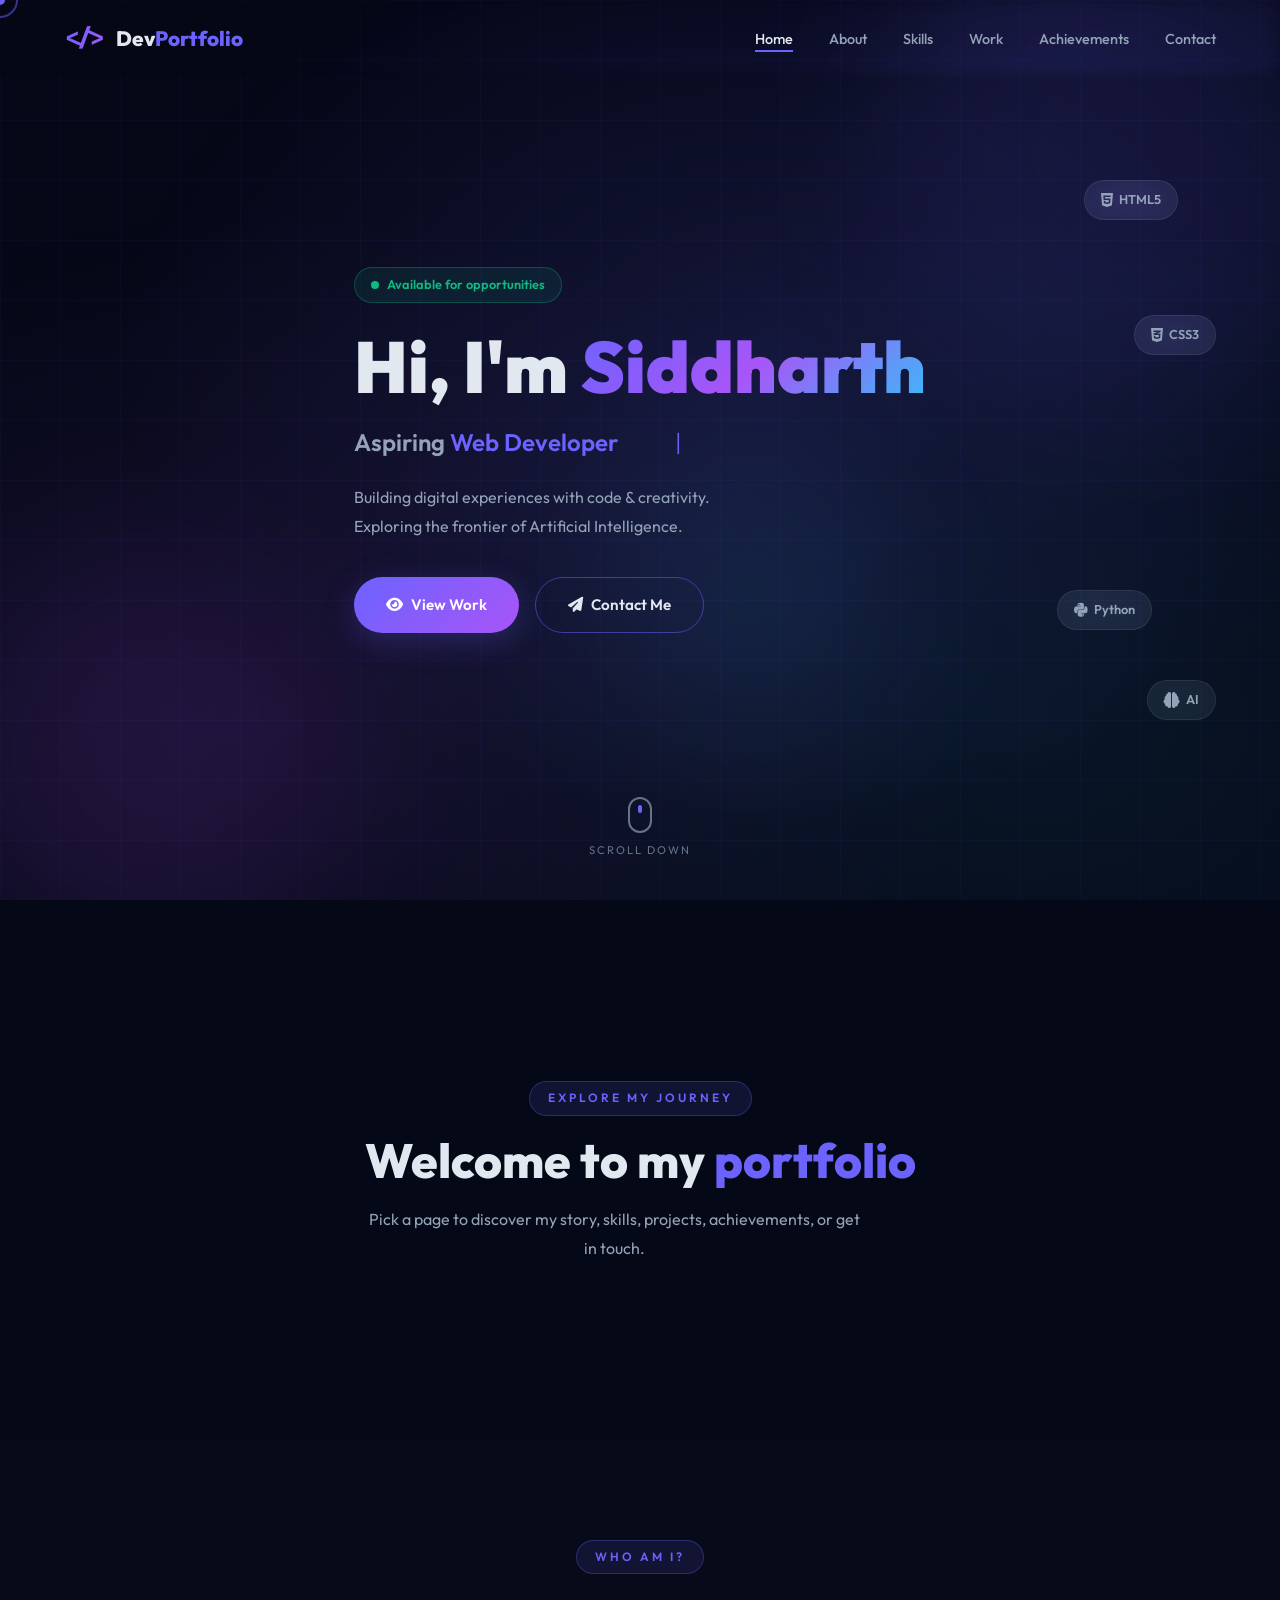
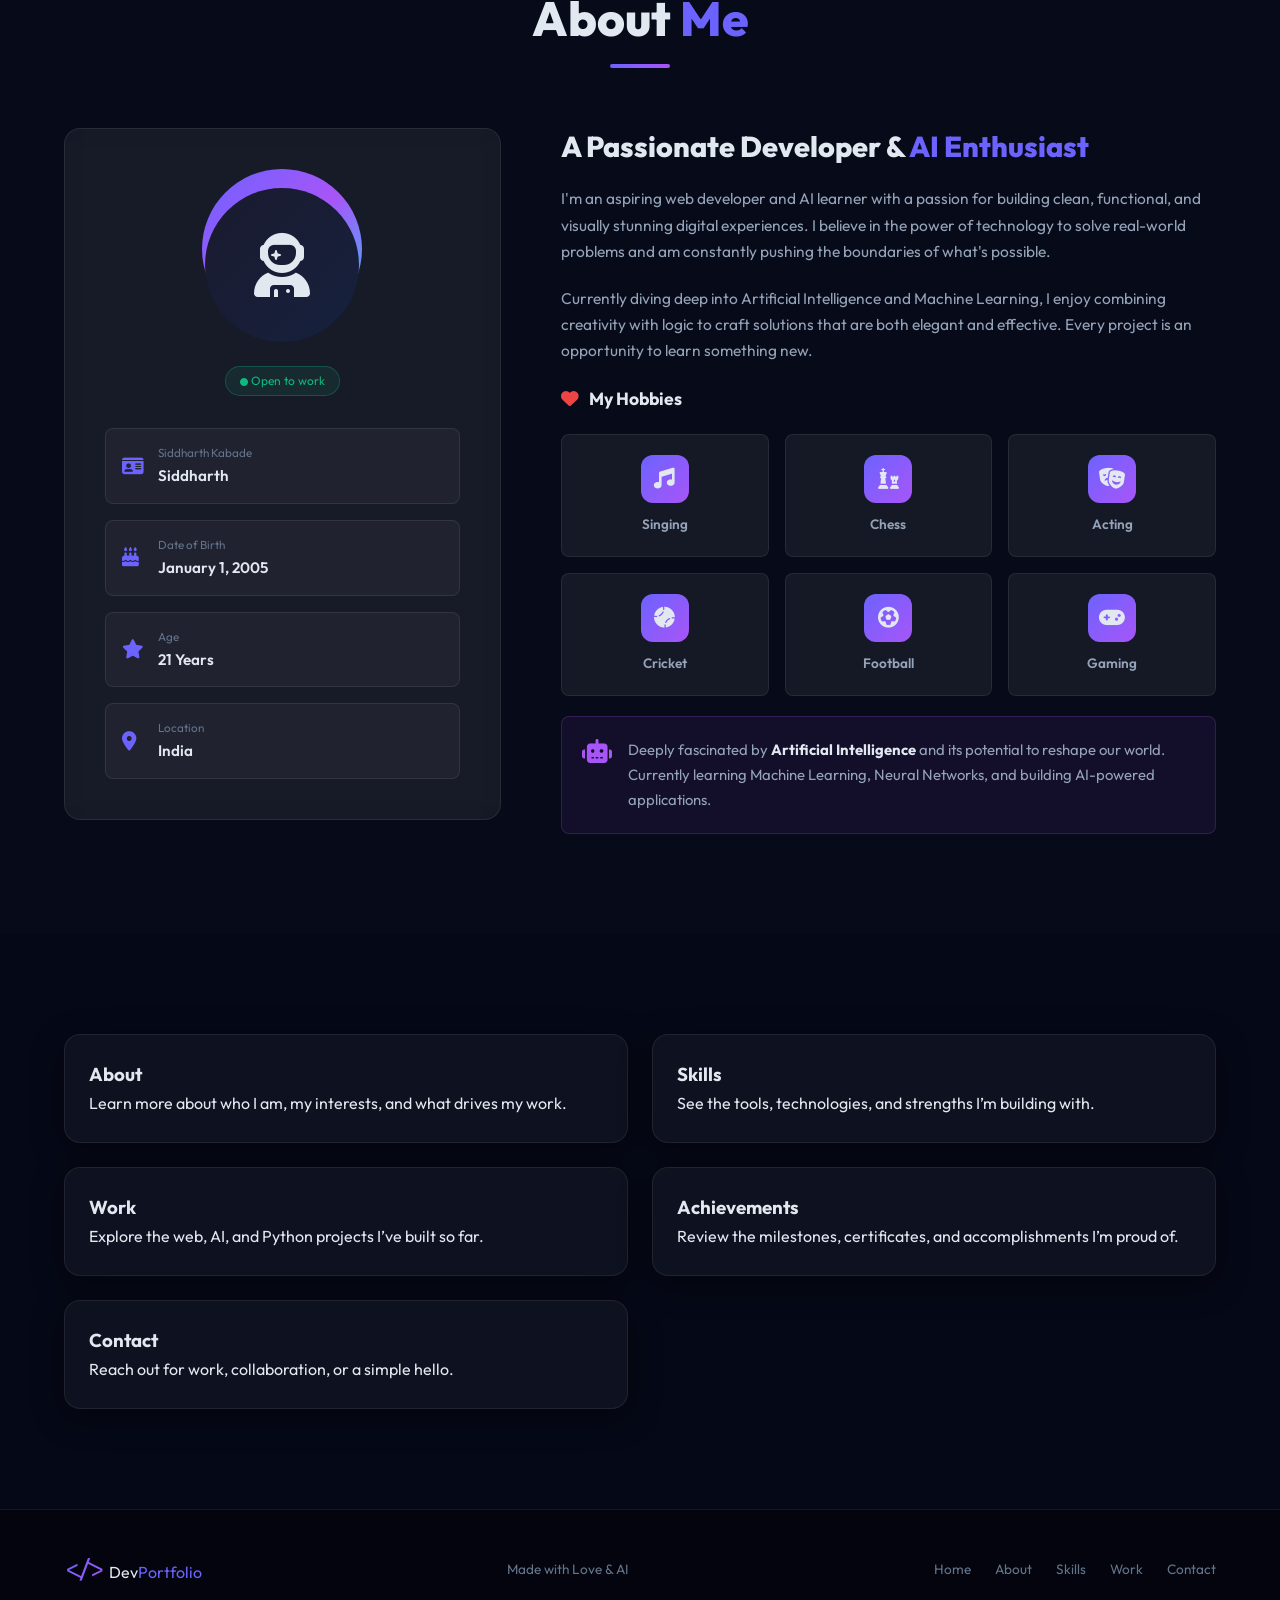
<file: index.html>
<!DOCTYPE html>
<html lang="en">

<head>
  <meta charset="UTF-8" />
  <meta name="viewport" content="width=device-width, initial-scale=1.0" />
  <title>Portfolio | Aspiring Web Developer & AI Learner</title>
  <meta name="description"
    content="Personal portfolio of an aspiring web developer and AI learner. Explore projects, skills, and achievements." />

  <!-- Google Fonts -->
  <link rel="preconnect" href="https://fonts.googleapis.com" />
  <link rel="preconnect" href="https://fonts.gstatic.com" crossorigin />
  <link
    href="https://fonts.googleapis.com/css2?family=Outfit:wght@300;400;500;600;700;800;900&family=JetBrains+Mono:wght@400;500&display=swap"
    rel="stylesheet" />

  <!-- AOS -->
  <link rel="stylesheet" href="https://unpkg.com/aos@2.3.4/dist/aos.css" />

  <!-- Font Awesome -->
  <link rel="stylesheet" href="https://cdnjs.cloudflare.com/ajax/libs/font-awesome/6.5.0/css/all.min.css" />

  <link rel="stylesheet" href="style.css" />
</head>

<body>

  <!-- ─── CURSOR ─── -->
  <div class="cursor" id="cursor"></div>
  <div class="cursor-follower" id="cursorFollower"></div>

  <!-- ─── NAVBAR ─── -->
  <nav class="navbar" id="navbar">
    <div class="nav-brand">
      <span class="brand-icon">&lt;/&gt;</span>
      <span class="brand-text">Dev<span class="accent">Portfolio</span></span>
    </div>
    <ul class="nav-links" id="navLinks">
      <li><a href="#hero" class="nav-link active">Home</a></li>
      <li><a href="#about" class="nav-link">About</a></li>
      <li><a href="#skills" class="nav-link">Skills</a></li>
      <li><a href="#projects" class="nav-link">Work</a></li>
      <li><a href="#achievements" class="nav-link">Achievements</a></li>
      <li><a href="#contact" class="nav-link">Contact</a></li>
    </ul>
    <button class="hamburger" id="hamburger" aria-label="Toggle menu">
      <span></span><span></span><span></span>
    </button>
  </nav>

  <!-- ─── HERO ─── -->
  <section class="hero" id="hero">
    <div class="hero-bg">
      <div class="orb orb-1"></div>
      <div class="orb orb-2"></div>
      <div class="orb orb-3"></div>
      <div class="particles" id="particles"></div>
    </div>

    <div class="hero-content">
      <div class="hero-badge">
        <span class="badge-dot"></span>
        Available for opportunities
      </div>
      <h1 class="hero-title">
        Hi, I'm <span class="name-highlight" id="typedName"></span>
      </h1>
      <div class="hero-tagline">
        <span class="tagline-text">Aspiring </span>
        <span class="tagline-rotate" id="taglineRotate">Web Developer</span>
        <span class="tagline-cursor">|</span>
      </div>
      <p class="hero-sub">Building digital experiences with code & creativity.<br />Exploring the frontier of Artificial
        Intelligence.</p>
      <div class="hero-buttons">
        <a href="work.html" class="btn btn-primary">
          <i class="fas fa-eye"></i> View Work
          <span class="btn-ripple"></span>
        </a>
        <a href="contact.html" class="btn btn-outline">
          <i class="fas fa-paper-plane"></i> Contact Me
        </a>
      </div>
    </div>

    <div class="scroll-indicator" id="scrollIndicator">
      <div class="scroll-mouse">
        <div class="scroll-wheel"></div>
      </div>
      <span>Scroll down</span>
    </div>

    <!-- floating tech pills -->
    <div class="float-pill pill-1"><i class="fab fa-html5"></i> HTML5</div>
    <div class="float-pill pill-2"><i class="fab fa-css3-alt"></i> CSS3</div>
    <div class="float-pill pill-3"><i class="fab fa-python"></i> Python</div>
    <div class="float-pill pill-4"><i class="fas fa-brain"></i> AI</div>
  </section>

  <section class="page-hero">
    <div class="container">
      <span class="section-badge">Explore my journey</span>
      <h1 class="section-title">Welcome to my <span class="accent">portfolio</span></h1>
      <p class="hero-sub">Pick a page to discover my story, skills, projects, achievements, or get in touch.</p>
    </div>
  </section>

  <!-- ─── ABOUT ─── -->
  <section class="about" id="about">
    <div class="section-header" data-aos="fade-up">
      <span class="section-badge">Who am I?</span>
      <h2 class="section-title">About <span class="accent">Me</span></h2>
      <div class="section-line"></div>
    </div>

    <div class="about-grid">
      <div class="about-card glass" data-aos="fade-right" data-aos-delay="100">
        <div class="about-avatar">
          <div class="avatar-ring"></div>
          <div class="avatar-inner">
            <i class="fas fa-user-astronaut"></i>
          </div>
          <div class="avatar-status">
            <i class="fas fa-circle"></i> Open to work
          </div>
        </div>

        <div class="about-info">
          <div class="info-item" data-aos="fade-up" data-aos-delay="150">
            <i class="fas fa-id-card"></i>
            <div>
              <span class="info-label">Siddharth Kabade</span>
              <span class="info-value">Siddharth</span>
            </div>
          </div>
          <div class="info-item" data-aos="fade-up" data-aos-delay="200">
            <i class="fas fa-birthday-cake"></i>
            <div>
              <span class="info-label">Date of Birth</span>
              <span class="info-value">January 1, 2005</span>
            </div>
          </div>
          <div class="info-item" data-aos="fade-up" data-aos-delay="250">
            <i class="fas fa-star"></i>
            <div>
              <span class="info-label">Age</span>
              <span class="info-value">21 Years</span>
            </div>
          </div>
          <div class="info-item" data-aos="fade-up" data-aos-delay="300">
            <i class="fas fa-map-marker-alt"></i>
            <div>
              <span class="info-label">Location</span>
              <span class="info-value">India</span>
            </div>
          </div>
        </div>
      </div>

      <div class="about-text-side" data-aos="fade-left" data-aos-delay="100">
        <h3>A Passionate Developer &amp; <span class="accent">AI Enthusiast</span></h3>
        <p>I'm an aspiring web developer and AI learner with a passion for building clean, functional, and visually
          stunning digital experiences. I believe in the power of technology to solve real-world problems and am
          constantly pushing the boundaries of what's possible.</p>
        <p>Currently diving deep into Artificial Intelligence and Machine Learning, I enjoy combining creativity with
          logic to craft solutions that are both elegant and effective. Every project is an opportunity to learn
          something new.</p>

        <h4 class="hobbies-title"><i class="fas fa-heart"></i> My Hobbies</h4>
        <div class="hobbies-grid">
          <div class="hobby-card" data-aos="zoom-in" data-aos-delay="100">
            <div class="hobby-icon"><i class="fas fa-music"></i></div>
            <span>Singing</span>
          </div>
          <div class="hobby-card" data-aos="zoom-in" data-aos-delay="150">
            <div class="hobby-icon"><i class="fas fa-chess"></i></div>
            <span>Chess</span>
          </div>
          <div class="hobby-card" data-aos="zoom-in" data-aos-delay="200">
            <div class="hobby-icon"><i class="fas fa-theater-masks"></i></div>
            <span>Acting</span>
          </div>
          <div class="hobby-card" data-aos="zoom-in" data-aos-delay="250">
            <div class="hobby-icon"><i class="fas fa-baseball-ball"></i></div>
            <span>Cricket</span>
          </div>
          <div class="hobby-card" data-aos="zoom-in" data-aos-delay="300">
            <div class="hobby-icon"><i class="fas fa-futbol"></i></div>
            <span>Football</span>
          </div>
          <div class="hobby-card" data-aos="zoom-in" data-aos-delay="350">
            <div class="hobby-icon"><i class="fas fa-gamepad"></i></div>
            <span>Gaming</span>
          </div>
        </div>

        <div class="ai-interest" data-aos="fade-up" data-aos-delay="400">
          <i class="fas fa-robot"></i>
          <p>Deeply fascinated by <strong>Artificial Intelligence</strong> and its potential to reshape our world.
            Currently learning Machine Learning, Neural Networks, and building AI-powered applications.</p>
        </div>
      </div>
    </div>
  </section>

  <section>
    <div class="page-grid">
      <a href="about.html" class="page-card glass" style="padding:24px; display:block;">
        <h3>About</h3>
        <p>Learn more about who I am, my interests, and what drives my work.</p>
      </a>
      <a href="skills.html" class="page-card glass" style="padding:24px; display:block;">
        <h3>Skills</h3>
        <p>See the tools, technologies, and strengths I’m building with.</p>
      </a>
      <a href="work.html" class="page-card glass" style="padding:24px; display:block;">
        <h3>Work</h3>
        <p>Explore the web, AI, and Python projects I’ve built so far.</p>
      </a>
      <a href="achievements.html" class="page-card glass" style="padding:24px; display:block;">
        <h3>Achievements</h3>
        <p>Review the milestones, certificates, and accomplishments I’m proud of.</p>
      </a>
      <a href="contact.html" class="page-card glass" style="padding:24px; display:block;">
        <h3>Contact</h3>
        <p>Reach out for work, collaboration, or a simple hello.</p>
      </a>
    </div>
  </section>

  <!-- ─── FOOTER ─── -->
  <footer class="footer">
    <div class="footer-inner">
      <div class="footer-brand">
        <span class="brand-icon">&lt;/&gt;</span>
        <span class="brand-text">Dev<span class="accent">Portfolio</span></span>
      </div>
      <p class="footer-copy">Made with Love & AI</p>
          
      <div class="footer-links">
        <a href="index.html">Home</a>
        <a href="about.html">About</a>
        <a href="skills.html">Skills</a>
        <a href="work.html">Work</a>
        <a href="contact.html">Contact</a>
      </div>
    </div>
    <a href="#hero" class="back-top" id="backTop" title="Back to top">
      <i class="fas fa-arrow-up"></i>
    </a>
  </footer>

  <!-- AOS -->
  <script src="https://unpkg.com/aos@2.3.4/dist/aos.js"></script>

  <script src="script.js"></script>
</body>

</html>
</file>
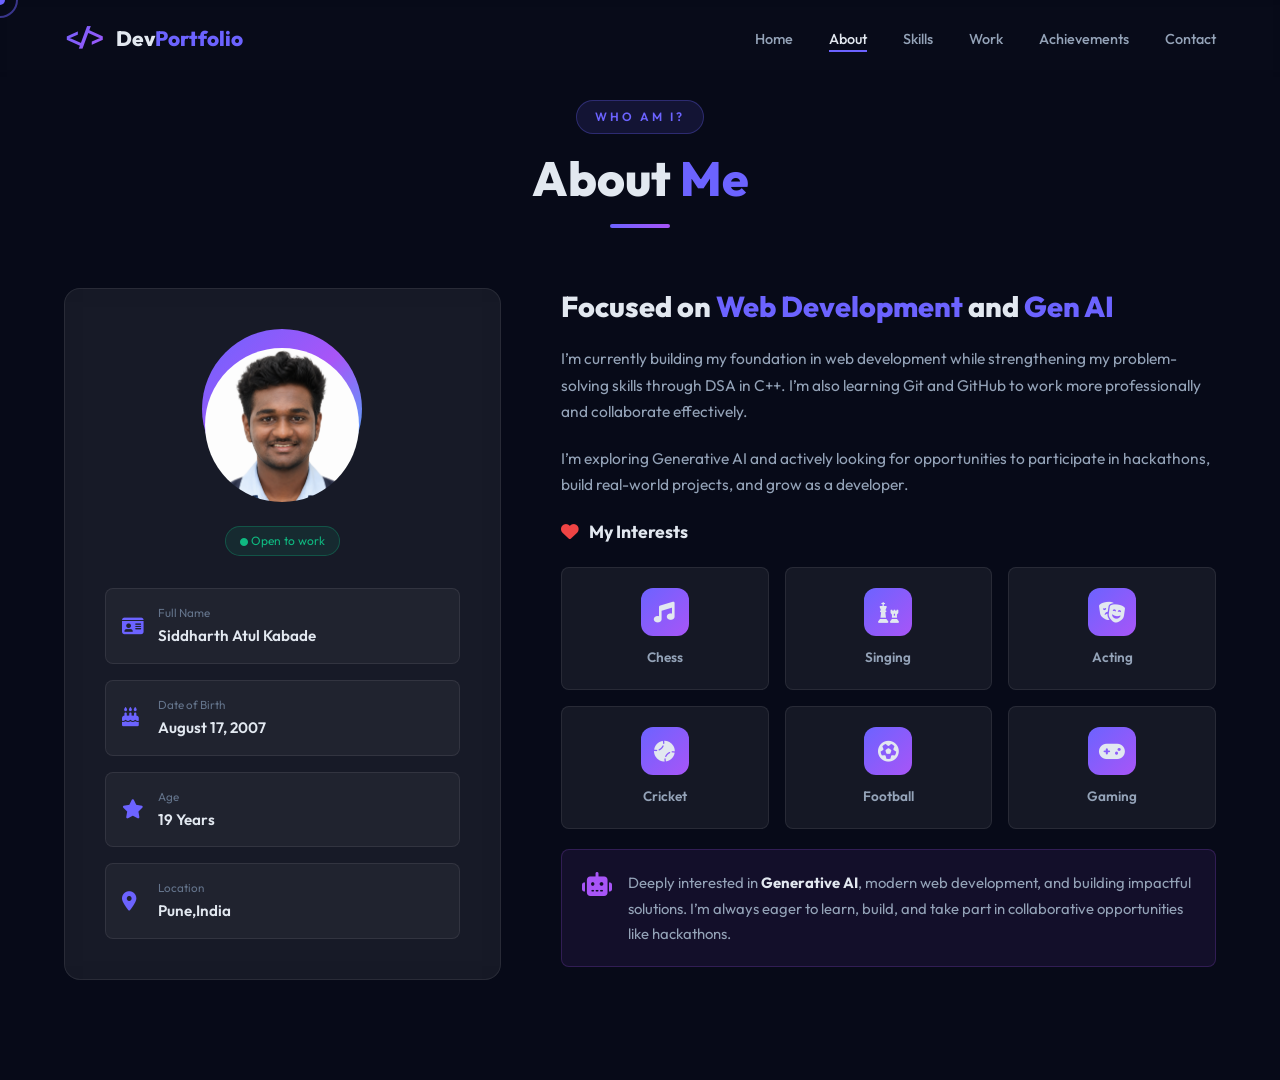
<file: about.html>
<!DOCTYPE html>
<html lang="en">
<head>
  <meta charset="UTF-8" />
  <meta name="viewport" content="width=device-width, initial-scale=1.0" />
  <title>About | DevPortfolio</title>
  <link rel="preconnect" href="https://fonts.googleapis.com" />
  <link rel="preconnect" href="https://fonts.gstatic.com" crossorigin />
  <link href="https://fonts.googleapis.com/css2?family=Outfit:wght@300;400;500;600;700;800;900&family=JetBrains+Mono:wght@400;500&display=swap" rel="stylesheet" />
  <link rel="stylesheet" href="https://cdnjs.cloudflare.com/ajax/libs/font-awesome/6.5.0/css/all.min.css" />
  <link rel="stylesheet" href="style.css" />
</head>
<body>
  <div class="cursor" id="cursor"></div>
  <div class="cursor-follower" id="cursorFollower"></div>

  <nav class="navbar" id="navbar">
    <div class="nav-brand">
      <span class="brand-icon">&lt;/&gt;</span>
      <span class="brand-text">Dev<span class="accent">Portfolio</span></span>
    </div>
    <ul class="nav-links" id="navLinks">
      <li><a href="index.html" class="nav-link">Home</a></li>
      <li><a href="about.html" class="nav-link active">About</a></li>
      <li><a href="skills.html" class="nav-link">Skills</a></li>
      <li><a href="work.html" class="nav-link">Work</a></li>
      <li><a href="achievements.html" class="nav-link">Achievements</a></li>
      <li><a href="contact.html" class="nav-link">Contact</a></li>
    </ul>
    <button class="hamburger" id="hamburger" aria-label="Toggle menu">
      <span></span><span></span><span></span>
    </button>
  </nav>

  

  <section class="about" id="about">
    <div class="section-header" data-aos="fade-up">
      <span class="section-badge">Who am I?</span>
      <h2 class="section-title">About <span class="accent">Me</span></h2>
      <div class="section-line"></div>
    </div>

    <div class="about-grid">
      <div class="about-card glass" data-aos="fade-right" data-aos-delay="100">
        <div class="about-avatar">
          <div class="avatar-ring"></div>
          <div class="avatar-inner">
            <img src="profilepic.png" alt="Siddharth Atul Kabade" class="avatar-image" />
          </div>
          <div class="avatar-status">
            <i class="fas fa-circle"></i> Open to work
          </div>
        </div>

        <div class="about-info">
          <div class="info-item" data-aos="fade-up" data-aos-delay="150">
            <i class="fas fa-id-card"></i>
            <div>
              <span class="info-label">Full Name</span>
              <span class="info-value">Siddharth Atul Kabade</span>
            </div>
          </div>
          <div class="info-item" data-aos="fade-up" data-aos-delay="200">
            <i class="fas fa-birthday-cake"></i>
            <div>
              <span class="info-label">Date of Birth</span>
              <span class="info-value">August 17, 2007</span>
            </div>
          </div>
          <div class="info-item" data-aos="fade-up" data-aos-delay="250">
            <i class="fas fa-star"></i>
            <div>
              <span class="info-label">Age</span>
              <span class="info-value">19 Years</span>
            </div>
          </div>
          <div class="info-item" data-aos="fade-up" data-aos-delay="300">
            <i class="fas fa-map-marker-alt"></i>
            <div>
              <span class="info-label">Location</span>
              <span class="info-value">Pune,India</span>
            </div>
          </div>
        </div>
      </div>

      <div class="about-text-side" data-aos="fade-left" data-aos-delay="100">
        <h3>Focused on <span class="accent">Web Development</span> and <span class="accent">Gen AI</span></h3>
        <p>I’m currently building my foundation in web development while strengthening my problem-solving skills through DSA in C++. I’m also learning Git and GitHub to work more professionally and collaborate effectively.</p>
        <p>I’m exploring Generative AI and actively looking for opportunities to participate in hackathons, build real-world projects, and grow as a developer.</p>

        <h4 class="hobbies-title"><i class="fas fa-heart"></i> My Interests</h4>
        <div class="hobbies-grid">
          <div class="hobby-card" data-aos="zoom-in" data-aos-delay="100">
            <div class="hobby-icon"><i class="fas fa-music"></i></div>
            <span>Chess</span>
          </div>
          <div class="hobby-card" data-aos="zoom-in" data-aos-delay="150">
            <div class="hobby-icon"><i class="fas fa-chess"></i></div>
            <span>Singing</span>
          </div>
          <div class="hobby-card" data-aos="zoom-in" data-aos-delay="200">
            <div class="hobby-icon"><i class="fas fa-theater-masks"></i></div>
            <span>Acting</span>
          </div>
          <div class="hobby-card" data-aos="zoom-in" data-aos-delay="250">
            <div class="hobby-icon"><i class="fas fa-baseball-ball"></i></div>
            <span>Cricket</span>
          </div>
          <div class="hobby-card" data-aos="zoom-in" data-aos-delay="300">
            <div class="hobby-icon"><i class="fas fa-futbol"></i></div>
            <span>Football</span>
          </div>
          <div class="hobby-card" data-aos="zoom-in" data-aos-delay="350">
            <div class="hobby-icon"><i class="fas fa-gamepad"></i></div>
            <span>Gaming</span>
          </div>
        </div>

        <div class="ai-interest" data-aos="fade-up" data-aos-delay="400">
          <i class="fas fa-robot"></i>
          <p>Deeply interested in <strong>Generative AI</strong>, modern web development, and building impactful solutions. I’m always eager to learn, build, and take part in collaborative opportunities like hackathons.</p>
        </div>
      </div>
    </div>
  </section>

  <script src="script.js"></script>
</body>
</html>
</file>
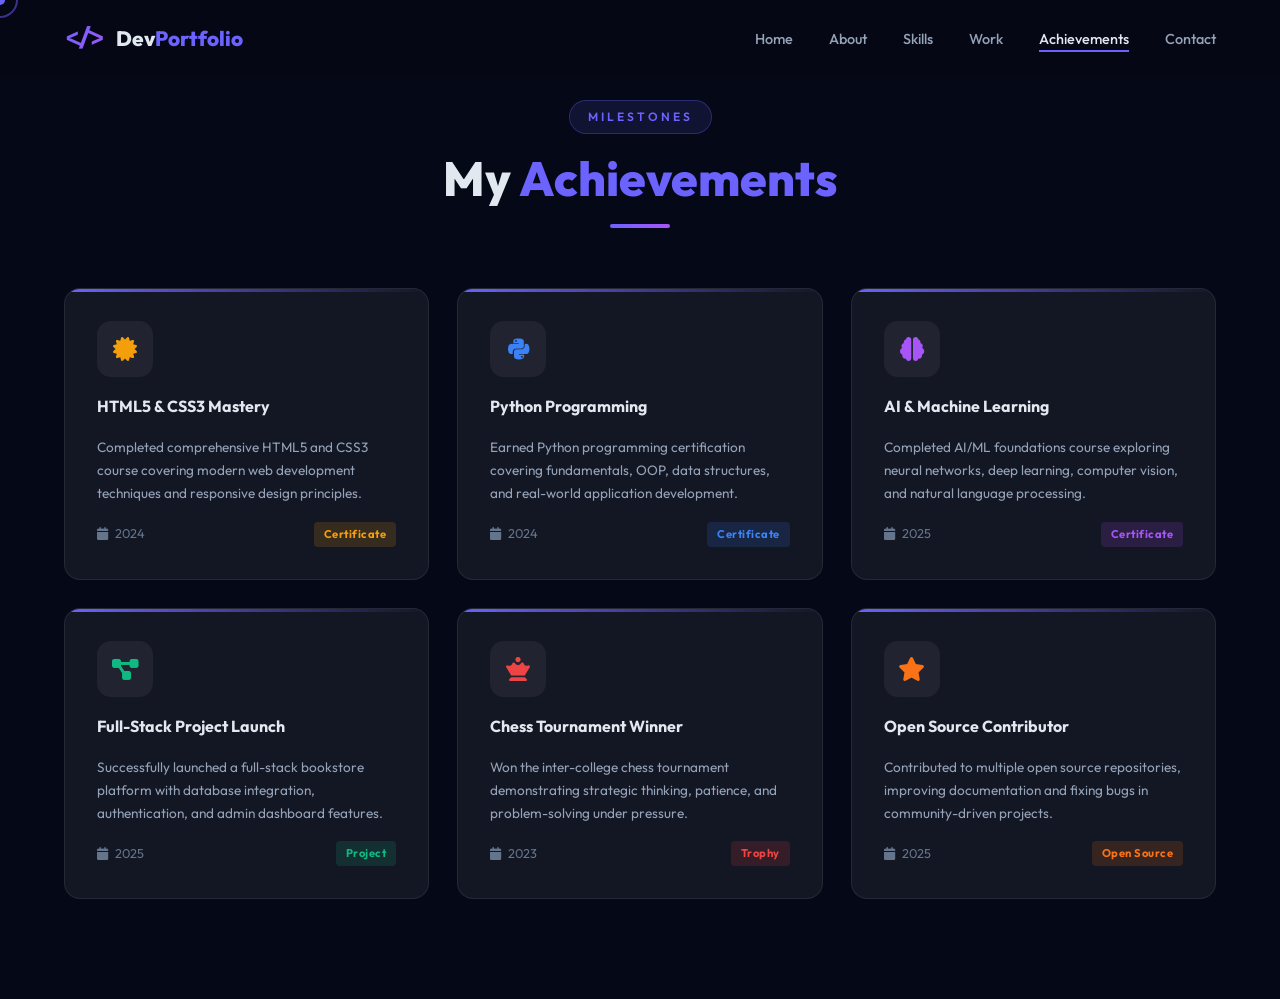
<file: achievements.html>
<!DOCTYPE html>
<html lang="en">
<head>
  <meta charset="UTF-8" />
  <meta name="viewport" content="width=device-width, initial-scale=1.0" />
  <title>Achievements | DevPortfolio</title>
  <link rel="preconnect" href="https://fonts.googleapis.com" />
  <link rel="preconnect" href="https://fonts.gstatic.com" crossorigin />
  <link href="https://fonts.googleapis.com/css2?family=Outfit:wght@300;400;500;600;700;800;900&family=JetBrains+Mono:wght@400;500&display=swap" rel="stylesheet" />
  <link rel="stylesheet" href="https://cdnjs.cloudflare.com/ajax/libs/font-awesome/6.5.0/css/all.min.css" />
  <link rel="stylesheet" href="style.css" />
</head>
<body>
  <div class="cursor" id="cursor"></div>
  <div class="cursor-follower" id="cursorFollower"></div>

  <nav class="navbar" id="navbar">
    <div class="nav-brand">
      <span class="brand-icon">&lt;/&gt;</span>
      <span class="brand-text">Dev<span class="accent">Portfolio</span></span>
    </div>
    <ul class="nav-links" id="navLinks">
      <li><a href="index.html" class="nav-link">Home</a></li>
      <li><a href="about.html" class="nav-link">About</a></li>
      <li><a href="skills.html" class="nav-link">Skills</a></li>
      <li><a href="work.html" class="nav-link">Work</a></li>
      <li><a href="achievements.html" class="nav-link active">Achievements</a></li>
      <li><a href="contact.html" class="nav-link">Contact</a></li>
    </ul>
    <button class="hamburger" id="hamburger" aria-label="Toggle menu">
      <span></span><span></span><span></span>
    </button>
  </nav>

  

  <section class="achievements" id="achievements">
    <div class="section-header" data-aos="fade-up">
      <span class="section-badge">Milestones</span>
      <h2 class="section-title">My <span class="accent">Achievements</span></h2>
      <div class="section-line"></div>
    </div>

    <div class="achievements-grid">
      <div class="achievement-card glass" data-aos="flip-left" data-aos-delay="100">
        <div class="ach-icon" style="--clr:#f59e0b">
          <i class="fas fa-certificate"></i>
        </div>
        <h3>HTML5 & CSS3 Mastery</h3>
        <p>Completed comprehensive HTML5 and CSS3 course covering modern web development techniques and responsive design principles.</p>
        <div class="ach-meta">
          <span><i class="fas fa-calendar"></i> 2024</span>
          <span class="ach-badge gold">Certificate</span>
        </div>
      </div>

      <div class="achievement-card glass" data-aos="flip-left" data-aos-delay="200">
        <div class="ach-icon" style="--clr:#3b82f6">
          <i class="fab fa-python"></i>
        </div>
        <h3>Python Programming</h3>
        <p>Earned Python programming certification covering fundamentals, OOP, data structures, and real-world application development.</p>
        <div class="ach-meta">
          <span><i class="fas fa-calendar"></i> 2024</span>
          <span class="ach-badge blue">Certificate</span>
        </div>
      </div>

      <div class="achievement-card glass" data-aos="flip-left" data-aos-delay="300">
        <div class="ach-icon" style="--clr:#a855f7">
          <i class="fas fa-brain"></i>
        </div>
        <h3>AI & Machine Learning</h3>
        <p>Completed AI/ML foundations course exploring neural networks, deep learning, computer vision, and natural language processing.</p>
        <div class="ach-meta">
          <span><i class="fas fa-calendar"></i> 2025</span>
          <span class="ach-badge purple">Certificate</span>
        </div>
      </div>

      <div class="achievement-card glass" data-aos="flip-left" data-aos-delay="400">
        <div class="ach-icon" style="--clr:#10b981">
          <i class="fas fa-project-diagram"></i>
        </div>
        <h3>Full-Stack Project Launch</h3>
        <p>Successfully launched a full-stack bookstore platform with database integration, authentication, and admin dashboard features.</p>
        <div class="ach-meta">
          <span><i class="fas fa-calendar"></i> 2025</span>
          <span class="ach-badge green">Project</span>
        </div>
      </div>

      <div class="achievement-card glass" data-aos="flip-left" data-aos-delay="500">
        <div class="ach-icon" style="--clr:#ef4444">
          <i class="fas fa-chess-queen"></i>
        </div>
        <h3>Chess Tournament Winner</h3>
        <p>Won the inter-college chess tournament demonstrating strategic thinking, patience, and problem-solving under pressure.</p>
        <div class="ach-meta">
          <span><i class="fas fa-calendar"></i> 2023</span>
          <span class="ach-badge red">Trophy</span>
        </div>
      </div>

      <div class="achievement-card glass" data-aos="flip-left" data-aos-delay="600">
        <div class="ach-icon" style="--clr:#f97316">
          <i class="fas fa-star"></i>
        </div>
        <h3>Open Source Contributor</h3>
        <p>Contributed to multiple open source repositories, improving documentation and fixing bugs in community-driven projects.</p>
        <div class="ach-meta">
          <span><i class="fas fa-calendar"></i> 2025</span>
          <span class="ach-badge orange">Open Source</span>
        </div>
      </div>
    </div>
  </section>

  <script src="script.js"></script>
</body>
</html>
</file>
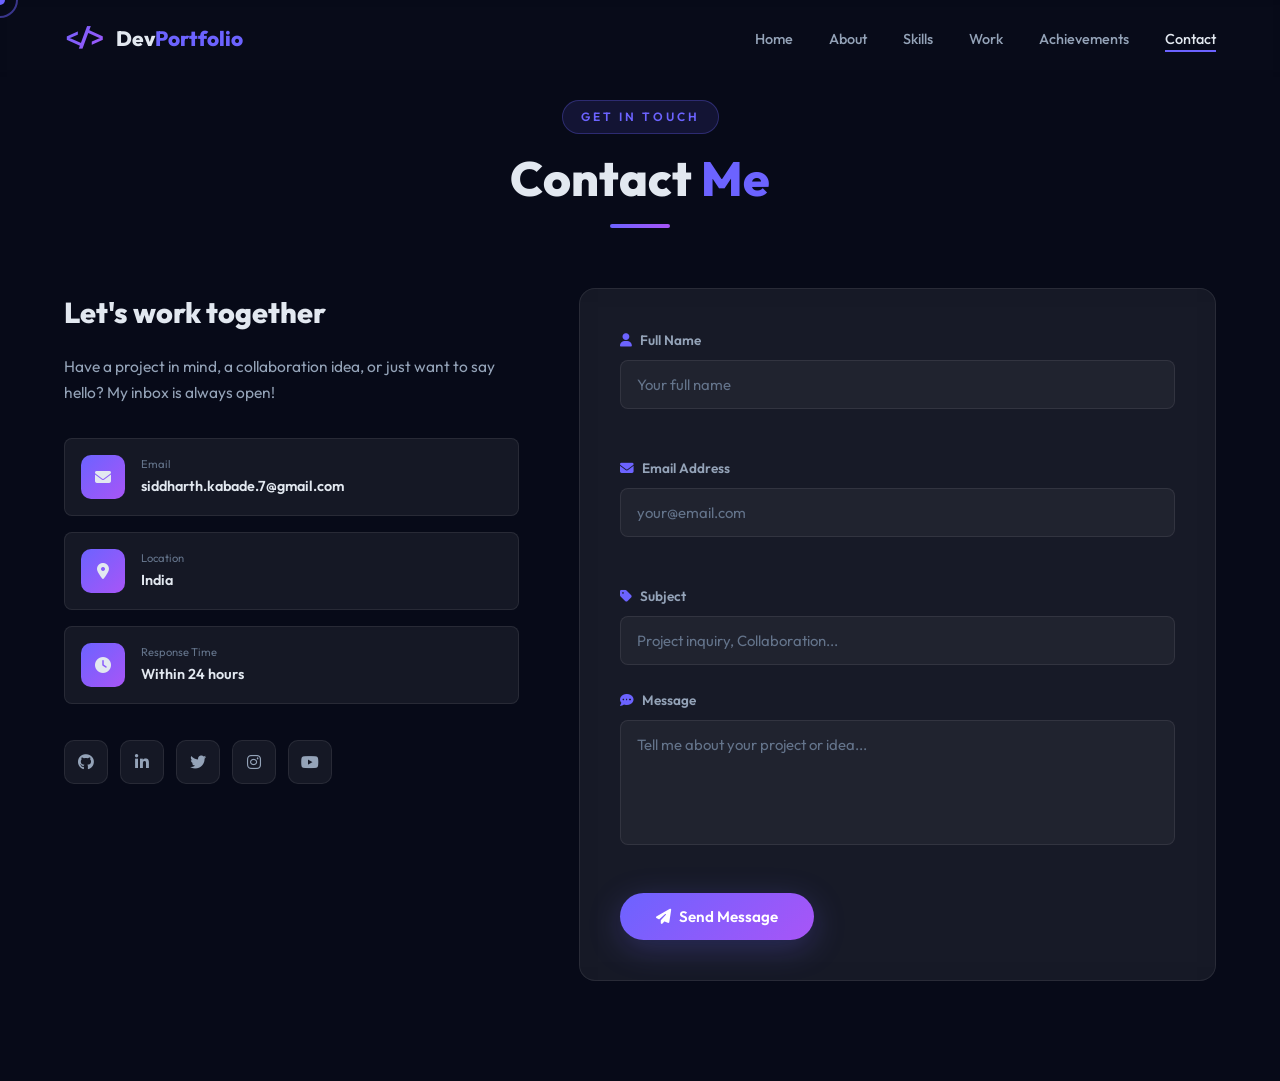
<file: contact.html>
<!DOCTYPE html>
<html lang="en">
<head>
  <meta charset="UTF-8" />
  <meta name="viewport" content="width=device-width, initial-scale=1.0" />
  <title>Contact | DevPortfolio</title>
  <link rel="preconnect" href="https://fonts.googleapis.com" />
  <link rel="preconnect" href="https://fonts.gstatic.com" crossorigin />
  <link href="https://fonts.googleapis.com/css2?family=Outfit:wght@300;400;500;600;700;800;900&family=JetBrains+Mono:wght@400;500&display=swap" rel="stylesheet" />
  <link rel="stylesheet" href="https://cdnjs.cloudflare.com/ajax/libs/font-awesome/6.5.0/css/all.min.css" />
  <link rel="stylesheet" href="style.css" />
</head>
<body>
  <div class="cursor" id="cursor"></div>
  <div class="cursor-follower" id="cursorFollower"></div>

  <nav class="navbar" id="navbar">
    <div class="nav-brand">
      <span class="brand-icon">&lt;/&gt;</span>
      <span class="brand-text">Dev<span class="accent">Portfolio</span></span>
    </div>
    <ul class="nav-links" id="navLinks">
      <li><a href="index.html" class="nav-link">Home</a></li>
      <li><a href="about.html" class="nav-link">About</a></li>
      <li><a href="skills.html" class="nav-link">Skills</a></li>
      <li><a href="work.html" class="nav-link">Work</a></li>
      <li><a href="achievements.html" class="nav-link">Achievements</a></li>
      <li><a href="contact.html" class="nav-link active">Contact</a></li>
    </ul>
    <button class="hamburger" id="hamburger" aria-label="Toggle menu">
      <span></span><span></span><span></span>
    </button>
  </nav>

  

  <section class="contact" id="contact">
    <div class="section-header" data-aos="fade-up">
      <span class="section-badge">Get in touch</span>
      <h2 class="section-title">Contact <span class="accent">Me</span></h2>
      <div class="section-line"></div>
    </div>

    <div class="contact-grid">
      <div class="contact-info-side" data-aos="fade-right" data-aos-delay="100">
        <h3>Let's work together</h3>
        <p>Have a project in mind, a collaboration idea, or just want to say hello? My inbox is always open!</p>

        <div class="contact-items">
          <div class="contact-item">
            <div class="ci-icon"><i class="fas fa-envelope"></i></div>
            <div>
              <span class="ci-label">Email</span>
              <span class="ci-value">siddharth.kabade.7@gmail.com</span>
            </div>
          </div>
          <div class="contact-item">
            <div class="ci-icon"><i class="fas fa-map-marker-alt"></i></div>
            <div>
              <span class="ci-label">Location</span>
              <span class="ci-value">India</span>
            </div>
          </div>
          <div class="contact-item">
            <div class="ci-icon"><i class="fas fa-clock"></i></div>
            <div>
              <span class="ci-label">Response Time</span>
              <span class="ci-value">Within 24 hours</span>
            </div>
          </div>
        </div>

        <div class="social-links">
          <a href="#" class="social-btn" title="GitHub"><i class="fab fa-github"></i></a>
          <a href="#" class="social-btn" title="LinkedIn"><i class="fab fa-linkedin-in"></i></a>
          <a href="#" class="social-btn" title="Twitter"><i class="fab fa-twitter"></i></a>
          <a href="#" class="social-btn" title="Instagram"><i class="fab fa-instagram"></i></a>
          <a href="#" class="social-btn" title="YouTube"><i class="fab fa-youtube"></i></a>
        </div>
      </div>

      <div class="contact-form-side" data-aos="fade-left" data-aos-delay="100">
        <form class="contact-form glass" id="contactForm" novalidate>
          <div class="form-group">
            <label for="name"><i class="fas fa-user"></i> Full Name</label>
            <input type="text" id="name" name="name" placeholder="Your full name" required />
            <span class="form-error" id="nameError"></span>
          </div>
          <div class="form-group">
            <label for="email"><i class="fas fa-envelope"></i> Email Address</label>
            <input type="email" id="email" name="email" placeholder="your@email.com" required />
            <span class="form-error" id="emailError"></span>
          </div>
          <div class="form-group">
            <label for="subject"><i class="fas fa-tag"></i> Subject</label>
            <input type="text" id="subject" name="subject" placeholder="Project inquiry, Collaboration..." required />
          </div>
          <div class="form-group">
            <label for="message"><i class="fas fa-comment-dots"></i> Message</label>
            <textarea id="message" name="message" rows="5" placeholder="Tell me about your project or idea..." required></textarea>
            <span class="form-error" id="messageError"></span>
          </div>
          <button type="submit" class="btn btn-primary submit-btn" id="submitBtn">
            <i class="fas fa-paper-plane"></i>
            <span>Send Message</span>
            <span class="btn-ripple"></span>
          </button>
          <div class="form-success" id="formSuccess">
            <i class="fas fa-check-circle"></i> Message sent successfully! I'll get back to you soon.
          </div>
        </form>
      </div>
    </div>
  </section>

  <script src="script.js"></script>
</body>
</html>
</file>
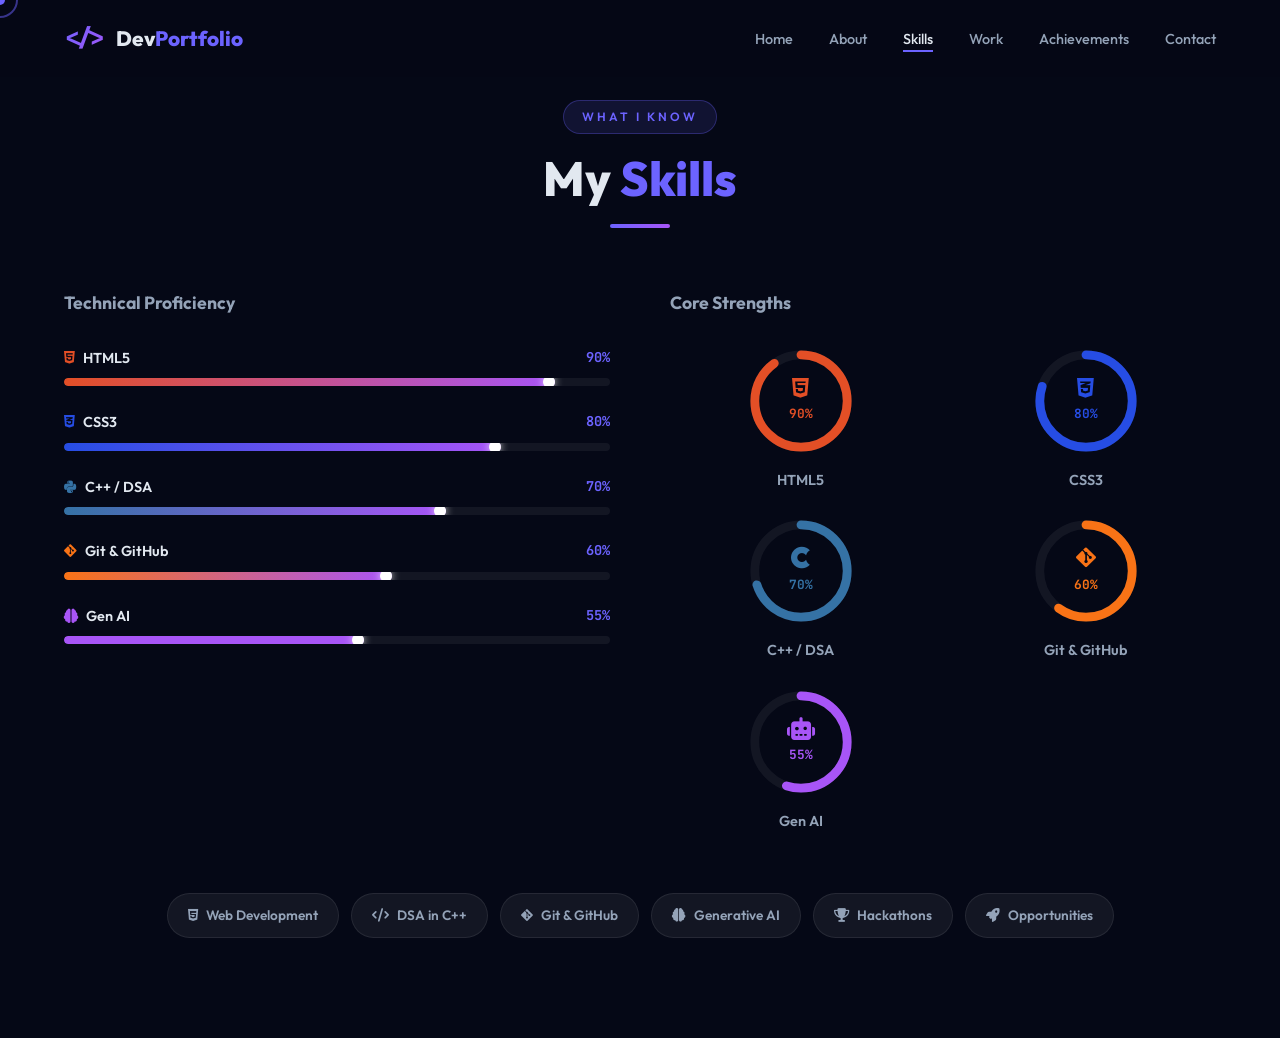
<file: skills.html>
<!DOCTYPE html>
<html lang="en">
<head>
  <meta charset="UTF-8" />
  <meta name="viewport" content="width=device-width, initial-scale=1.0" />
  <title>Skills | DevPortfolio</title>
  <link rel="preconnect" href="https://fonts.googleapis.com" />
  <link rel="preconnect" href="https://fonts.gstatic.com" crossorigin />
  <link href="https://fonts.googleapis.com/css2?family=Outfit:wght@300;400;500;600;700;800;900&family=JetBrains+Mono:wght@400;500&display=swap" rel="stylesheet" />
  <link rel="stylesheet" href="https://cdnjs.cloudflare.com/ajax/libs/font-awesome/6.5.0/css/all.min.css" />
  <link rel="stylesheet" href="style.css" />
</head>
<body>
  <div class="cursor" id="cursor"></div>
  <div class="cursor-follower" id="cursorFollower"></div>

  <nav class="navbar" id="navbar">
    <div class="nav-brand">
      <span class="brand-icon">&lt;/&gt;</span>
      <span class="brand-text">Dev<span class="accent">Portfolio</span></span>
    </div>
    <ul class="nav-links" id="navLinks">
      <li><a href="index.html" class="nav-link">Home</a></li>
      <li><a href="about.html" class="nav-link">About</a></li>
      <li><a href="skills.html" class="nav-link active">Skills</a></li>
      <li><a href="work.html" class="nav-link">Work</a></li>
      <li><a href="achievements.html" class="nav-link">Achievements</a></li>
      <li><a href="contact.html" class="nav-link">Contact</a></li>
    </ul>
    <button class="hamburger" id="hamburger" aria-label="Toggle menu">
      <span></span><span></span><span></span>
    </button>
  </nav>

  <section class="skills" id="skills">
    <div class="section-header" data-aos="fade-up">
      <span class="section-badge">What I know</span>
      <h2 class="section-title">My <span class="accent">Skills</span></h2>
      <div class="section-line"></div>
    </div>

    <div class="skills-wrapper">
      <div class="skills-bars-side" data-aos="fade-right" data-aos-delay="100">
        <h3 class="skills-subtitle">Technical Proficiency</h3>

        <div class="skill-bar-item">
          <div class="skill-info">
            <span class="skill-name"><i class="fab fa-html5" style="color:#e34f26"></i> HTML5</span>
            <span class="skill-percent">90%</span>
          </div>
          <div class="skill-track">
            <div class="skill-fill" data-width="90" style="--clr:#e34f26"></div>
          </div>
        </div>

        <div class="skill-bar-item">
          <div class="skill-info">
            <span class="skill-name"><i class="fab fa-css3-alt" style="color:#264de4"></i> CSS3</span>
            <span class="skill-percent">80%</span>
          </div>
          <div class="skill-track">
            <div class="skill-fill" data-width="80" style="--clr:#264de4"></div>
          </div>
        </div>

        <div class="skill-bar-item">
          <div class="skill-info">
            <span class="skill-name"><i class="fab fa-python" style="color:#3572A5"></i> C++ / DSA</span>
            <span class="skill-percent">70%</span>
          </div>
          <div class="skill-track">
            <div class="skill-fill" data-width="70" style="--clr:#3572A5"></div>
          </div>
        </div>

        <div class="skill-bar-item">
          <div class="skill-info">
            <span class="skill-name"><i class="fab fa-git-alt" style="color:#f97316"></i> Git & GitHub</span>
            <span class="skill-percent">60%</span>
          </div>
          <div class="skill-track">
            <div class="skill-fill" data-width="60" style="--clr:#f97316"></div>
          </div>
        </div>

        <div class="skill-bar-item">
          <div class="skill-info">
            <span class="skill-name"><i class="fas fa-brain" style="color:#a855f7"></i> Gen AI</span>
            <span class="skill-percent">55%</span>
          </div>
          <div class="skill-track">
            <div class="skill-fill" data-width="55" style="--clr:#a855f7"></div>
          </div>
        </div>
      </div>

      <div class="skills-circles-side" data-aos="fade-left" data-aos-delay="100">
        <h3 class="skills-subtitle">Core Strengths</h3>
        <div class="circles-grid">
          <div class="circle-skill" data-aos="zoom-in" data-aos-delay="150">
            <div class="circle-wrap" data-percent="90" style="--accent:#e34f26">
              <svg viewBox="0 0 100 100">
                <circle class="circle-bg" cx="50" cy="50" r="42" />
                <circle class="circle-progress" cx="50" cy="50" r="42" />
              </svg>
              <div class="circle-inner">
                <i class="fab fa-html5"></i>
                <span class="circ-num">90%</span>
              </div>
            </div>
            <p>HTML5</p>
          </div>

          <div class="circle-skill" data-aos="zoom-in" data-aos-delay="200">
            <div class="circle-wrap" data-percent="80" style="--accent:#264de4">
              <svg viewBox="0 0 100 100">
                <circle class="circle-bg" cx="50" cy="50" r="42" />
                <circle class="circle-progress" cx="50" cy="50" r="42" />
              </svg>
              <div class="circle-inner">
                <i class="fab fa-css3-alt"></i>
                <span class="circ-num">80%</span>
              </div>
            </div>
            <p>CSS3</p>
          </div>

          <div class="circle-skill" data-aos="zoom-in" data-aos-delay="250">
            <div class="circle-wrap" data-percent="70" style="--accent:#3572A5">
              <svg viewBox="0 0 100 100">
                <circle class="circle-bg" cx="50" cy="50" r="42" />
                <circle class="circle-progress" cx="50" cy="50" r="42" />
              </svg>
              <div class="circle-inner">
                <i class="fab fa-cuttlefish"></i>
                <span class="circ-num">70%</span>
              </div>
            </div>
            <p>C++ / DSA</p>
          </div>

          <div class="circle-skill" data-aos="zoom-in" data-aos-delay="300">
            <div class="circle-wrap" data-percent="60" style="--accent:#f97316">
              <svg viewBox="0 0 100 100">
                <circle class="circle-bg" cx="50" cy="50" r="42" />
                <circle class="circle-progress" cx="50" cy="50" r="42" />
              </svg>
              <div class="circle-inner">
                <i class="fab fa-git-alt"></i>
                <span class="circ-num">60%</span>
              </div>
            </div>
            <p>Git & GitHub</p>
          </div>

          <div class="circle-skill" data-aos="zoom-in" data-aos-delay="350">
            <div class="circle-wrap" data-percent="55" style="--accent:#a855f7">
              <svg viewBox="0 0 100 100">
                <circle class="circle-bg" cx="50" cy="50" r="42" />
                <circle class="circle-progress" cx="50" cy="50" r="42" />
              </svg>
              <div class="circle-inner">
                <i class="fas fa-robot"></i>
                <span class="circ-num">55%</span>
              </div>
            </div>
            <p>Gen AI</p>
          </div>
        </div>
      </div>
    </div>

    <div class="tech-pills-row" data-aos="fade-up" data-aos-delay="200">
      <div class="tech-pill"><i class="fab fa-html5"></i> Web Development</div>
      <div class="tech-pill"><i class="fas fa-code"></i> DSA in C++</div>
      <div class="tech-pill"><i class="fab fa-git-alt"></i> Git & GitHub</div>
      <div class="tech-pill"><i class="fas fa-brain"></i> Generative AI</div>
      <div class="tech-pill"><i class="fas fa-trophy"></i> Hackathons</div>
      <div class="tech-pill"><i class="fas fa-rocket"></i> Opportunities</div>
    </div>
  </section>

  <script src="script.js"></script>
</body>
</html>
</file>
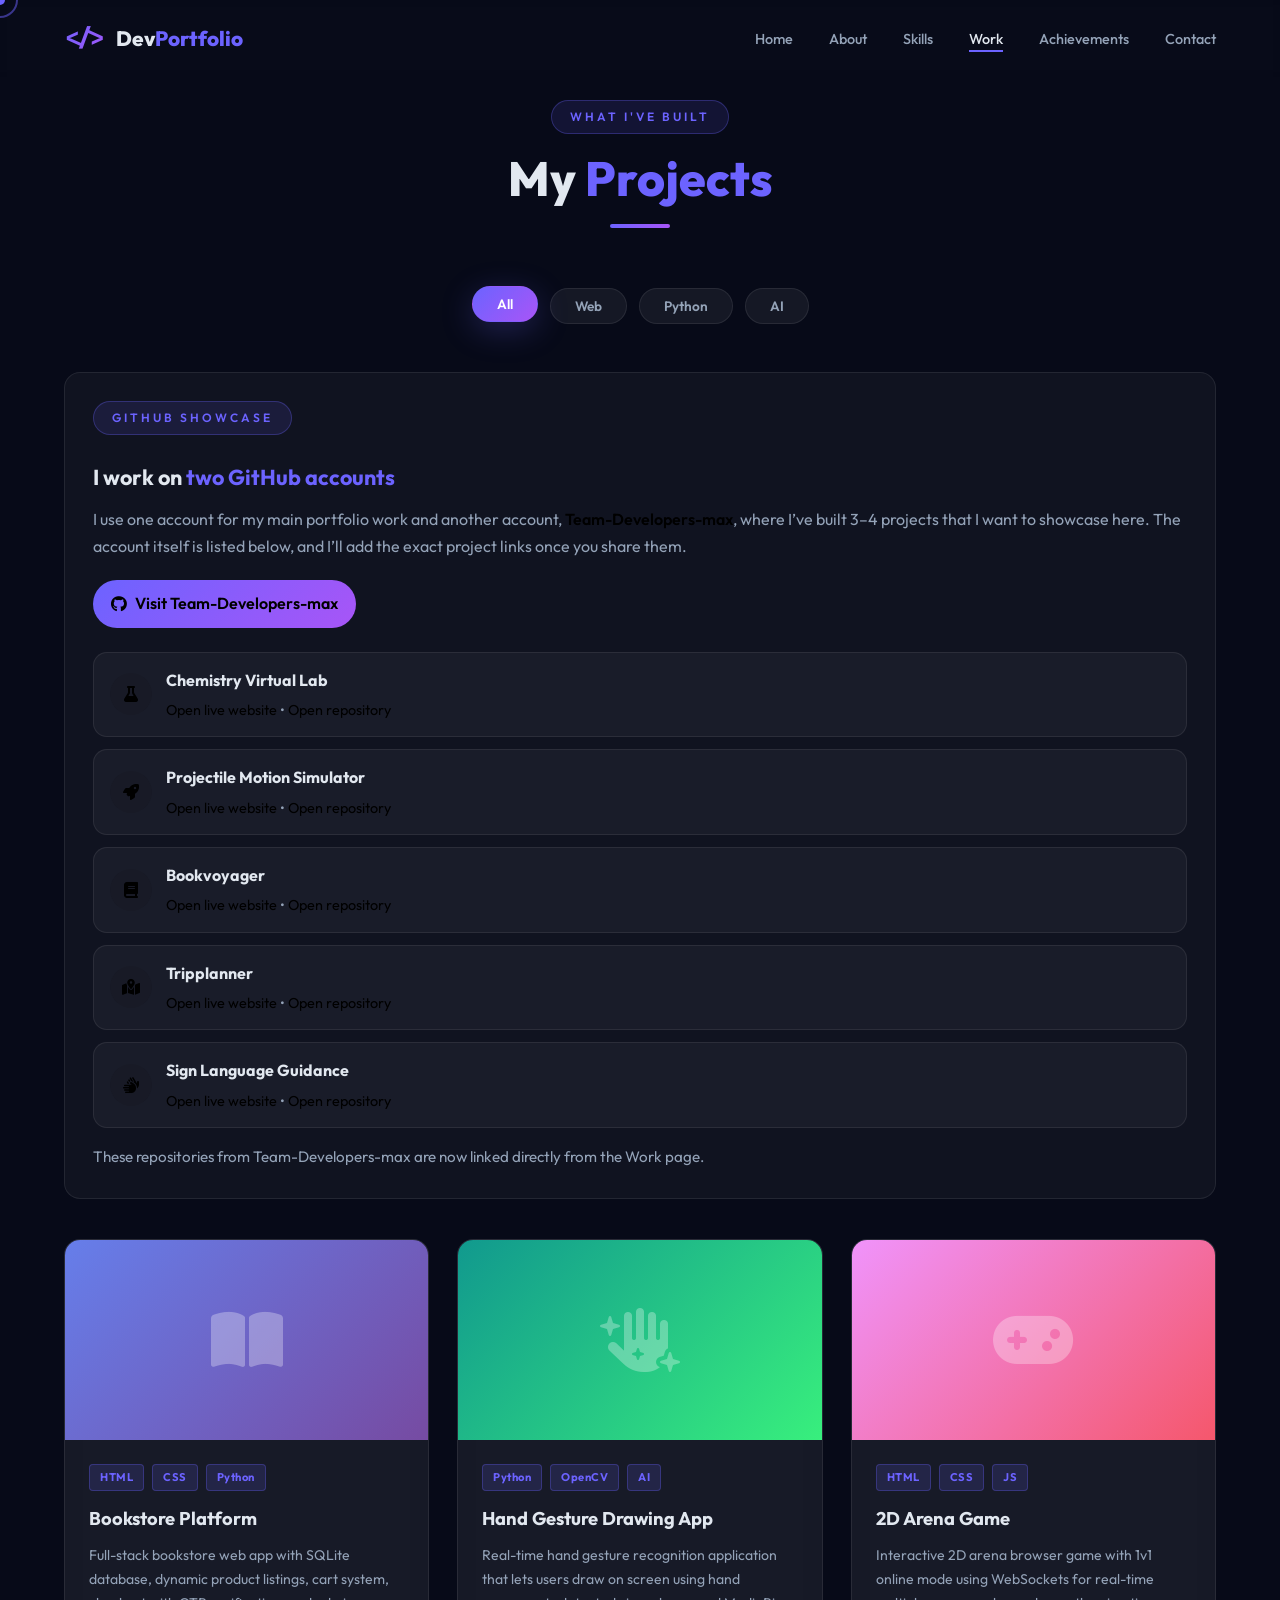
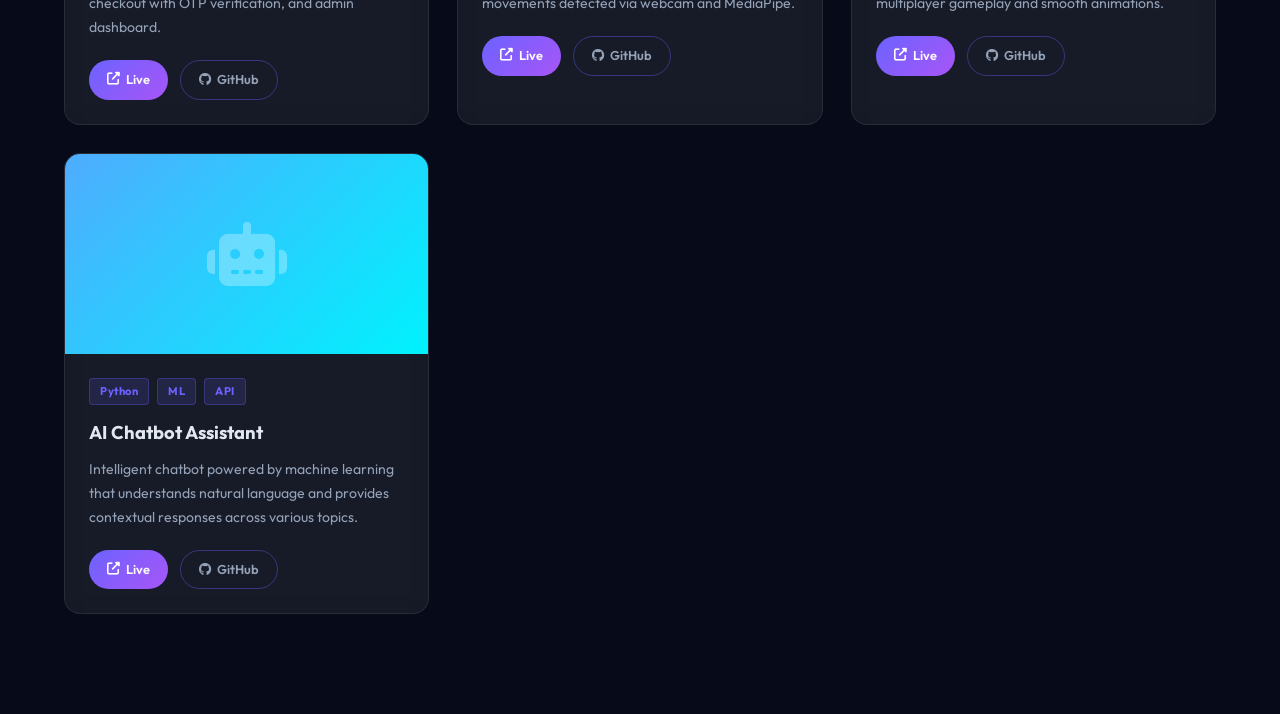
<file: work.html>
<!DOCTYPE html>
<html lang="en">
<head>
  <meta charset="UTF-8" />
  <meta name="viewport" content="width=device-width, initial-scale=1.0" />
  <title>Work | DevPortfolio</title>
  <link rel="preconnect" href="https://fonts.googleapis.com" />
  <link rel="preconnect" href="https://fonts.gstatic.com" crossorigin />
  <link href="https://fonts.googleapis.com/css2?family=Outfit:wght@300;400;500;600;700;800;900&family=JetBrains+Mono:wght@400;500&display=swap" rel="stylesheet" />
  <link rel="stylesheet" href="https://cdnjs.cloudflare.com/ajax/libs/font-awesome/6.5.0/css/all.min.css" />
  <link rel="stylesheet" href="https://unpkg.com/aos@2.3.4/dist/aos.css" />
  <link rel="stylesheet" href="style.css" />
</head>
<body>
  <div class="cursor" id="cursor"></div>
  <div class="cursor-follower" id="cursorFollower"></div>

  <nav class="navbar" id="navbar">
    <div class="nav-brand">
      <span class="brand-icon">&lt;/&gt;</span>
      <span class="brand-text">Dev<span class="accent">Portfolio</span></span>
    </div>
    <ul class="nav-links" id="navLinks">
      <li><a href="index.html" class="nav-link">Home</a></li>
      <li><a href="about.html" class="nav-link">About</a></li>
      <li><a href="skills.html" class="nav-link">Skills</a></li>
      <li><a href="work.html" class="nav-link active">Work</a></li>
      <li><a href="achievements.html" class="nav-link">Achievements</a></li>
      <li><a href="contact.html" class="nav-link">Contact</a></li>
    </ul>
    <button class="hamburger" id="hamburger" aria-label="Toggle menu">
      <span></span><span></span><span></span>
    </button>
  </nav>

  

  <section class="projects" id="projects">
    <div class="section-header" data-aos="fade-up">
      <span class="section-badge">What I've built</span>
      <h2 class="section-title">My <span class="accent">Projects</span></h2>
      <div class="section-line"></div>
    </div>

    <div class="filter-bar" data-aos="fade-up" data-aos-delay="100">
      <button class="filter-btn active" data-filter="all">All</button>
      <button class="filter-btn" data-filter="web">Web</button>
      <button class="filter-btn" data-filter="python">Python</button>
      <button class="filter-btn" data-filter="ai">AI</button>
    </div>

    <div class="github-showcase" data-aos="fade-up" data-aos-delay="150">
      <div class="github-banner">
        <div>
          <span class="section-badge">GitHub Showcase</span>
          <h3>I work on <span class="accent">two GitHub accounts</span></h3>
          <p>I use one account for my main portfolio work and another account, <a href="https://github.com/Team-Developers-max" target="_blank" rel="noreferrer">Team-Developers-max</a>, where I’ve built 3–4 projects that I want to showcase here. The account itself is listed below, and I’ll add the exact project links once you share them.</p>
        </div>
        <a class="github-btn" href="https://github.com/Team-Developers-max" target="_blank" rel="noreferrer">
          <i class="fab fa-github"></i> Visit Team-Developers-max
        </a>
      </div>

      <div class="github-projects-list">
        <div class="github-project-item">
          <div class="github-project-icon"><i class="fas fa-flask"></i></div>
          <div>
            <h4>Chemistry Virtual Lab</h4>
            <p>
              <a href="https://team-developers-max.github.io/chemistry_virtual_lab/" target="_blank" rel="noreferrer">Open live website</a>
              <span> • </span>
              <a href="https://github.com/Team-Developers-max/chemistry_virtual_lab" target="_blank" rel="noreferrer">Open repository</a>
            </p>
          </div>
        </div>
        <div class="github-project-item">
          <div class="github-project-icon"><i class="fas fa-rocket"></i></div>
          <div>
            <h4>Projectile Motion Simulator</h4>
            <p>
              <a href="https://team-developers-max.github.io/projectile_motion_simulator/" target="_blank" rel="noreferrer">Open live website</a>
              <span> • </span>
              <a href="https://github.com/Team-Developers-max/projectile_motion_simulator" target="_blank" rel="noreferrer">Open repository</a>
            </p>
          </div>
        </div>
        <div class="github-project-item">
          <div class="github-project-icon"><i class="fas fa-book"></i></div>
          <div>
            <h4>Bookvoyager</h4>
            <p>
              <a href="https://team-developers-max.github.io/bookvoyager./" target="_blank" rel="noreferrer">Open live website</a>
              <span> • </span>
              <a href="https://github.com/Team-Developers-max/bookvoyager" target="_blank" rel="noreferrer">Open repository</a>
            </p>
          </div>
        </div>
        <div class="github-project-item">
          <div class="github-project-icon"><i class="fas fa-map-marked-alt"></i></div>
          <div>
            <h4>Tripplanner</h4>
            <p>
              <a href="https://tripplanner-henna.vercel.app/" target="_blank" rel="noreferrer">Open live website</a>
              <span> • </span>
              <a href="https://github.com/Team-Developers-max/tripplanner" target="_blank" rel="noreferrer">Open repository</a>
            </p>
          </div>
        </div>
        <div class="github-project-item">
          <div class="github-project-icon"><i class="fas fa-sign-language"></i></div>
          <div>
            <h4>Sign Language Guidance</h4>
            <p>
              <a href="https://sign-language-guidance1.vercel.app/" target="_blank" rel="noreferrer">Open live website</a>
              <span> • </span>
              <a href="https://github.com/Team-Developers-max/Sign-Language-Guidance1" target="_blank" rel="noreferrer">Open repository</a>
            </p>
          </div>
        </div>
      </div>

      <p class="github-note">These repositories from Team-Developers-max are now linked directly from the Work page.</p>
    </div>

    <div class="projects-grid" id="projectsGrid">
      <div class="project-card glass" data-category="web" data-aos="fade-up" data-aos-delay="100">
        <div class="project-img">
          <div class="project-img-bg" style="background: linear-gradient(135deg,#667eea,#764ba2)">
            <i class="fas fa-book-open"></i>
          </div>
          <div class="project-overlay">
            <a href="#" class="overlay-btn"><i class="fas fa-external-link-alt"></i> Live Demo</a>
            <a href="#" class="overlay-btn outline"><i class="fab fa-github"></i> GitHub</a>
          </div>
        </div>
        <div class="project-body">
          <div class="project-tags">
            <span class="tag">HTML</span><span class="tag">CSS</span><span class="tag">Python</span>
          </div>
          <h3 class="project-title">Bookstore Platform</h3>
          <p class="project-desc">Full-stack bookstore web app with SQLite database, dynamic product listings, cart system, checkout with OTP verification, and admin dashboard.</p>
          <div class="project-footer">
            <a href="#" class="project-btn"><i class="fas fa-external-link-alt"></i> Live</a>
            <a href="#" class="project-btn outline"><i class="fab fa-github"></i> GitHub</a>
          </div>
        </div>
      </div>

      <div class="project-card glass" data-category="ai" data-aos="fade-up" data-aos-delay="200">
        <div class="project-img">
          <div class="project-img-bg" style="background: linear-gradient(135deg,#11998e,#38ef7d)">
            <i class="fas fa-hand-sparkles"></i>
          </div>
          <div class="project-overlay">
            <a href="#" class="overlay-btn"><i class="fas fa-external-link-alt"></i> Live Demo</a>
            <a href="#" class="overlay-btn outline"><i class="fab fa-github"></i> GitHub</a>
          </div>
        </div>
        <div class="project-body">
          <div class="project-tags">
            <span class="tag">Python</span><span class="tag">OpenCV</span><span class="tag">AI</span>
          </div>
          <h3 class="project-title">Hand Gesture Drawing App</h3>
          <p class="project-desc">Real-time hand gesture recognition application that lets users draw on screen using hand movements detected via webcam and MediaPipe.</p>
          <div class="project-footer">
            <a href="#" class="project-btn"><i class="fas fa-external-link-alt"></i> Live</a>
            <a href="#" class="project-btn outline"><i class="fab fa-github"></i> GitHub</a>
          </div>
        </div>
      </div>

      <div class="project-card glass" data-category="web" data-aos="fade-up" data-aos-delay="300">
        <div class="project-img">
          <div class="project-img-bg" style="background: linear-gradient(135deg,#f093fb,#f5576c)">
            <i class="fas fa-gamepad"></i>
          </div>
          <div class="project-overlay">
            <a href="#" class="overlay-btn"><i class="fas fa-external-link-alt"></i> Live Demo</a>
            <a href="#" class="overlay-btn outline"><i class="fab fa-github"></i> GitHub</a>
          </div>
        </div>
        <div class="project-body">
          <div class="project-tags">
            <span class="tag">HTML</span><span class="tag">CSS</span><span class="tag">JS</span>
          </div>
          <h3 class="project-title">2D Arena Game</h3>
          <p class="project-desc">Interactive 2D arena browser game with 1v1 online mode using WebSockets for real-time multiplayer gameplay and smooth animations.</p>
          <div class="project-footer">
            <a href="#" class="project-btn"><i class="fas fa-external-link-alt"></i> Live</a>
            <a href="#" class="project-btn outline"><i class="fab fa-github"></i> GitHub</a>
          </div>
        </div>
      </div>

      <div class="project-card glass" data-category="python" data-aos="fade-up" data-aos-delay="400">
        <div class="project-img">
          <div class="project-img-bg" style="background: linear-gradient(135deg,#4facfe,#00f2fe)">
            <i class="fas fa-robot"></i>
          </div>
          <div class="project-overlay">
            <a href="#" class="overlay-btn"><i class="fas fa-external-link-alt"></i> Live Demo</a>
            <a href="#" class="overlay-btn outline"><i class="fab fa-github"></i> GitHub</a>
          </div>
        </div>
        <div class="project-body">
          <div class="project-tags">
            <span class="tag">Python</span><span class="tag">ML</span><span class="tag">API</span>
          </div>
          <h3 class="project-title">AI Chatbot Assistant</h3>
          <p class="project-desc">Intelligent chatbot powered by machine learning that understands natural language and provides contextual responses across various topics.</p>
          <div class="project-footer">
            <a href="#" class="project-btn"><i class="fas fa-external-link-alt"></i> Live</a>
            <a href="#" class="project-btn outline"><i class="fab fa-github"></i> GitHub</a>
          </div>
        </div>
      </div>
    </div>
  </section>

  <script src="https://unpkg.com/aos@2.3.4/dist/aos.js"></script>
  <script src="script.js"></script>
</body>
</html>
</file>
<file: style.css>
/* ═══════════════════════════════════════════════════════════
   PORTFOLIO — PREMIUM STYLES
   ═══════════════════════════════════════════════════════════ */

/* ── CSS VARIABLES ── */
:root {
  --bg-dark: #050816;
  --bg-card: rgba(255, 255, 255, 0.04);
  --bg-glass: rgba(255, 255, 255, 0.06);
  --border: rgba(255, 255, 255, 0.08);
  --accent: #6c63ff;
  --accent-2: #a855f7;
  --accent-3: #38bdf8;
  --text: #e2e8f0;
  --text-muted: #94a3b8;
  --text-dim: #64748b;
  --success: #10b981;
  --rad: 16px;
  --rad-sm: 8px;
  --shadow: 0 8px 32px rgba(0, 0, 0, 0.4);
  --shadow-accent: 0 8px 32px rgba(108, 99, 255, 0.25);
  --transition: 0.4s cubic-bezier(.25, .46, .45, .94);
  --font: 'Outfit', sans-serif;
  --mono: 'JetBrains Mono', monospace;
}

/* ── RESET ── */
*,
*::before,
*::after {
  box-sizing: border-box;
  margin: 0;
  padding: 0;
}

html {
  scroll-behavior: smooth;
  scroll-padding-top: 100px;
}

body {
  font-family: var(--font);
  background: var(--bg-dark);
  color: var(--text);
  overflow-x: hidden;
  line-height: 1.7;
}

a {
  text-decoration: none;
  color: inherit;
}

img {
  max-width: 100%;
  display: block;
}

button {
  cursor: pointer;
  font-family: inherit;
}

ul {
  list-style: none;
}

/* ── CUSTOM SCROLLBAR ── */
::-webkit-scrollbar {
  width: 6px;
}

::-webkit-scrollbar-track {
  background: #0f0f1a;
}

::-webkit-scrollbar-thumb {
  background: var(--accent);
  border-radius: 10px;
}

/* ── CUSTOM CURSOR ── */
.cursor {
  position: fixed;
  width: 10px;
  height: 10px;
  background: var(--accent);
  border-radius: 50%;
  pointer-events: none;
  z-index: 9999;
  transform: translate(-50%, -50%);
  transition: transform 0.1s;
}

.cursor-follower {
  position: fixed;
  width: 36px;
  height: 36px;
  border: 2px solid rgba(108, 99, 255, 0.5);
  border-radius: 50%;
  pointer-events: none;
  z-index: 9998;
  transform: translate(-50%, -50%);
  transition: transform 0.15s ease, width 0.3s, height 0.3s, border-color 0.3s;
}

body:hover .cursor {
  opacity: 1;
}

/* ── GLASS ── */
.glass {
  background: var(--bg-glass);
  backdrop-filter: blur(20px);
  -webkit-backdrop-filter: blur(20px);
  border: 1px solid var(--border);
}

/* ── SECTION SHARED ── */
section {
  padding: 100px 5%;
  position: relative;
  scroll-margin-top: 100px;
}

.page-hero {
  min-height: 60vh;
  display: flex;
  align-items: center;
  justify-content: center;
  text-align: center;
  padding-top: 140px;
}

.page-grid {
  display: grid;
  grid-template-columns: repeat(2, minmax(0, 1fr));
  gap: 24px;
}

.page-card,
.detail-card,
.stat-card {
  background: var(--bg-card);
  border: 1px solid var(--border);
  border-radius: var(--rad);
  box-shadow: var(--shadow);
}

.detail-card,
.stat-card {
  padding: 24px;
}

.stats-grid {
  display: grid;
  grid-template-columns: repeat(3, minmax(0, 1fr));
  gap: 20px;
}

.section-header {
  text-align: center;
  margin-bottom: 60px;
}

.section-badge {
  display: inline-block;
  font-size: 0.75rem;
  font-weight: 600;
  letter-spacing: 3px;
  text-transform: uppercase;
  color: var(--accent);
  background: rgba(108, 99, 255, 0.12);
  border: 1px solid rgba(108, 99, 255, 0.3);
  padding: 6px 18px;
  border-radius: 50px;
  margin-bottom: 16px;
}

.section-title {
  font-size: clamp(2rem, 4vw, 3rem);
  font-weight: 800;
  line-height: 1.2;
  margin-bottom: 16px;
}

.accent {
  color: var(--accent);
}

.section-line {
  width: 60px;
  height: 4px;
  background: linear-gradient(90deg, var(--accent), var(--accent-2));
  margin: 0 auto;
  border-radius: 2px;
}

/* ══════════════════════════════
   NAVBAR
══════════════════════════════ */
.navbar {
  position: fixed;
  top: 0;
  left: 0;
  right: 0;
  display: flex;
  align-items: center;
  justify-content: space-between;
  padding: 18px 5%;
  z-index: 1000;
  transition: var(--transition);
  background: rgba(5, 8, 22, 0.2);
  backdrop-filter: blur(8px);
  -webkit-backdrop-filter: blur(8px);
}

.navbar.scrolled {
  background: rgba(5, 8, 22, 0.92);
  backdrop-filter: blur(24px);
  -webkit-backdrop-filter: blur(24px);
  border-bottom: 1px solid var(--border);
  padding: 12px 5%;
  box-shadow: 0 10px 35px rgba(0, 0, 0, 0.3);
}

.nav-brand {
  display: flex;
  align-items: center;
  gap: 10px;
  font-weight: 800;
  font-size: 1.3rem;
}

.brand-icon {
  background: linear-gradient(135deg, var(--accent), var(--accent-2));
  -webkit-background-clip: text;
  -webkit-text-fill-color: transparent;
  background-clip: text;
  font-family: var(--mono);
  font-size: 1.5rem;
}

.nav-links {
  display: flex;
  gap: 36px;
}

.nav-link {
  font-size: 0.9rem;
  font-weight: 500;
  color: var(--text-muted);
  position: relative;
  transition: color 0.3s;
}

.nav-link::after {
  content: '';
  position: absolute;
  bottom: -4px;
  left: 0;
  width: 0;
  height: 2px;
  background: var(--accent);
  transition: width 0.3s;
}

.nav-link:hover,
.nav-link.active {
  color: var(--text);
}

.nav-link:hover::after,
.nav-link.active::after {
  width: 100%;
}

.hamburger {
  display: none;
  flex-direction: column;
  gap: 5px;
  background: none;
  border: none;
}

.hamburger span {
  display: block;
  width: 24px;
  height: 2px;
  background: var(--text);
  transition: var(--transition);
}

/* ══════════════════════════════
   HERO
══════════════════════════════ */
.hero {
  min-height: 100vh;
  display: flex;
  align-items: center;
  justify-content: center;
  position: relative;
  overflow: hidden;
  padding: 0 5%;
}

.hero-bg {
  position: absolute;
  inset: 0;
  background: radial-gradient(ellipse at 60% 40%, rgba(108, 99, 255, 0.15) 0%, transparent 60%),
    radial-gradient(ellipse at 20% 80%, rgba(168, 85, 247, 0.1) 0%, transparent 50%),
    radial-gradient(ellipse at 80% 80%, rgba(56, 189, 248, 0.08) 0%, transparent 50%);
}

.orb {
  position: absolute;
  border-radius: 50%;
  filter: blur(80px);
  opacity: 0.6;
  animation: orbFloat 8s ease-in-out infinite;
}

.orb-1 {
  width: 500px;
  height: 500px;
  background: rgba(108, 99, 255, 0.2);
  top: -100px;
  right: -100px;
  animation-delay: 0s;
}

.orb-2 {
  width: 400px;
  height: 400px;
  background: rgba(168, 85, 247, 0.15);
  bottom: -50px;
  left: -50px;
  animation-delay: -3s;
}

.orb-3 {
  width: 300px;
  height: 300px;
  background: rgba(56, 189, 248, 0.12);
  top: 50%;
  right: 30%;
  animation-delay: -6s;
}

@keyframes orbFloat {

  0%,
  100% {
    transform: translate(0, 0) scale(1);
  }

  33% {
    transform: translate(20px, -30px) scale(1.05);
  }

  66% {
    transform: translate(-10px, 20px) scale(0.95);
  }
}

/* Grid overlay */
.hero::before {
  content: '';
  position: absolute;
  inset: 0;
  background-image:
    linear-gradient(rgba(108, 99, 255, 0.04) 1px, transparent 1px),
    linear-gradient(90deg, rgba(108, 99, 255, 0.04) 1px, transparent 1px);
  background-size: 60px 60px;
}

.hero-content {
  position: relative;
  z-index: 2;
  max-width: 750px;
  animation: heroFadeUp 1s ease both;
}

@keyframes heroFadeUp {
  from {
    opacity: 0;
    transform: translateY(40px);
  }

  to {
    opacity: 1;
    transform: translateY(0);
  }
}

.hero-badge {
  display: inline-flex;
  align-items: center;
  gap: 8px;
  font-size: 0.8rem;
  font-weight: 600;
  color: var(--success);
  background: rgba(16, 185, 129, 0.1);
  border: 1px solid rgba(16, 185, 129, 0.3);
  padding: 6px 16px;
  border-radius: 50px;
  margin-bottom: 24px;
}

.badge-dot {
  width: 8px;
  height: 8px;
  background: var(--success);
  border-radius: 50%;
  animation: pulse 2s infinite;
}

@keyframes pulse {

  0%,
  100% {
    box-shadow: 0 0 0 0 rgba(16, 185, 129, 0.5);
  }

  50% {
    box-shadow: 0 0 0 6px transparent;
  }
}

.hero-title {
  font-size: clamp(2.5rem, 6vw, 4.5rem);
  font-weight: 900;
  line-height: 1.1;
  margin-bottom: 16px;
}

#typedName {
  background: linear-gradient(135deg, var(--accent), var(--accent-2), var(--accent-3));
  -webkit-background-clip: text;
  -webkit-text-fill-color: transparent;
  background-clip: text;
}

.hero-tagline {
  font-size: clamp(1.1rem, 2.5vw, 1.5rem);
  font-weight: 600;
  margin-bottom: 20px;
  color: var(--text-muted);
}

.tagline-rotate {
  color: var(--accent);
  display: inline-block;
  min-width: 220px;
}

.tagline-cursor {
  color: var(--accent);
  animation: blink 1s infinite;
  font-weight: 300;
}

@keyframes blink {

  0%,
  100% {
    opacity: 1;
  }

  50% {
    opacity: 0;
  }
}

.hero-sub {
  font-size: 1rem;
  color: var(--text-muted);
  margin-bottom: 36px;
  max-width: 500px;
  line-height: 1.8;
}

/* ── BUTTONS ── */
.hero-buttons {
  display: flex;
  gap: 16px;
  flex-wrap: wrap;
}

.btn {
  display: inline-flex;
  align-items: center;
  gap: 8px;
  padding: 14px 32px;
  border-radius: 50px;
  font-size: 0.95rem;
  font-weight: 600;
  position: relative;
  overflow: hidden;
  transition: var(--transition);
  border: none;
}

.btn-primary {
  background: linear-gradient(135deg, var(--accent), var(--accent-2));
  color: #fff;
  box-shadow: var(--shadow-accent);
}

.btn-primary:hover {
  transform: translateY(-3px);
  box-shadow: 0 12px 40px rgba(108, 99, 255, 0.4);
}

.btn-outline {
  background: transparent;
  border: 1.5px solid rgba(108, 99, 255, 0.5);
  color: var(--text);
}

.btn-outline:hover {
  background: rgba(108, 99, 255, 0.1);
  border-color: var(--accent);
  transform: translateY(-3px);
}

.btn-ripple {
  position: absolute;
  inset: 0;
  background: radial-gradient(circle, rgba(255, 255, 255, 0.3) 0%, transparent 70%);
  opacity: 0;
  transform: scale(0);
  transition: transform 0.6s, opacity 0.6s;
  border-radius: inherit;
}

.btn:active .btn-ripple {
  opacity: 1;
  transform: scale(2);
}

/* Scroll indicator */
.scroll-indicator {
  position: absolute;
  bottom: 40px;
  left: 50%;
  transform: translateX(-50%);
  display: flex;
  flex-direction: column;
  align-items: center;
  gap: 8px;
  z-index: 2;
  animation: scrollBob 2s ease-in-out infinite;
  cursor: pointer;
}

.scroll-indicator span {
  font-size: 0.7rem;
  color: var(--text-dim);
  letter-spacing: 2px;
  text-transform: uppercase;
}

.scroll-mouse {
  width: 24px;
  height: 36px;
  border: 2px solid var(--text-dim);
  border-radius: 12px;
  display: flex;
  justify-content: center;
  padding-top: 6px;
}

.scroll-wheel {
  width: 4px;
  height: 8px;
  background: var(--accent);
  border-radius: 2px;
  animation: scrollWheel 2s ease-in-out infinite;
}

@keyframes scrollWheel {
  0% {
    transform: translateY(0);
    opacity: 1;
  }

  100% {
    transform: translateY(10px);
    opacity: 0;
  }
}

@keyframes scrollBob {

  0%,
  100% {
    transform: translateX(-50%) translateY(0);
  }

  50% {
    transform: translateX(-50%) translateY(6px);
  }
}

/* Floating pills */
.float-pill {
  position: absolute;
  z-index: 2;
  background: var(--bg-glass);
  backdrop-filter: blur(20px);
  border: 1px solid var(--border);
  padding: 8px 16px;
  border-radius: 50px;
  font-size: 0.8rem;
  font-weight: 600;
  color: var(--text-muted);
  display: flex;
  align-items: center;
  gap: 6px;
  animation: floatPill 6s ease-in-out infinite;
  pointer-events: none;
}

.float-pill i {
  font-size: 1rem;
}

.pill-1 {
  top: 20%;
  right: 8%;
  animation-delay: 0s;
}

.pill-2 {
  top: 35%;
  right: 5%;
  animation-delay: -2s;
}

.pill-3 {
  bottom: 30%;
  right: 10%;
  animation-delay: -4s;
}

.pill-4 {
  bottom: 20%;
  right: 5%;
  animation-delay: -1s;
}

@keyframes floatPill {

  0%,
  100% {
    transform: translateY(0) rotate(0deg);
  }

  50% {
    transform: translateY(-12px) rotate(2deg);
  }
}

/* ══════════════════════════════
   ABOUT
══════════════════════════════ */
.about {
  background: rgba(255, 255, 255, 0.01);
}

.about-grid {
  display: grid;
  grid-template-columns: 1fr 1.5fr;
  gap: 60px;
  align-items: start;
}

.about-card {
  border-radius: var(--rad);
  padding: 40px;
  display: flex;
  flex-direction: column;
  gap: 32px;
}

.about-avatar {
  display: flex;
  flex-direction: column;
  align-items: center;
  gap: 16px;
  position: relative;
}

.avatar-ring {
  width: 160px;
  height: 160px;
  border-radius: 50%;
  background: linear-gradient(135deg, var(--accent), var(--accent-2), var(--accent-3));
  padding: 3px;
  animation: spin 10s linear infinite;
}

@keyframes spin {
  to {
    transform: rotate(360deg);
  }
}

.avatar-inner {
  width: 154px;
  height: 154px;
  background: linear-gradient(135deg, #1a1a2e, #16213e);
  border-radius: 50%;
  display: flex;
  align-items: center;
  justify-content: center;
  font-size: 4rem;
  margin-top: -157px;
  position: relative;
  z-index: 1;
  overflow: hidden;
}

.avatar-image {
  width: 100%;
  height: 100%;
  object-fit: cover;
  display: block;
}

.avatar-status {
  font-size: 0.75rem;
  color: var(--success);
  background: rgba(16, 185, 129, 0.1);
  border: 1px solid rgba(16, 185, 129, 0.3);
  padding: 4px 14px;
  border-radius: 50px;
  margin-top: 8px;
}

.avatar-status i {
  font-size: 0.5rem;
  vertical-align: middle;
}

.about-info {
  display: flex;
  flex-direction: column;
  gap: 16px;
}

.info-item {
  display: flex;
  align-items: center;
  gap: 16px;
  padding: 14px 16px;
  background: rgba(255, 255, 255, 0.04);
  border: 1px solid var(--border);
  border-radius: var(--rad-sm);
  transition: border-color 0.3s, transform 0.3s;
}

.info-item:hover {
  border-color: rgba(108, 99, 255, 0.4);
  transform: translateX(4px);
}

.info-item>i {
  font-size: 1.2rem;
  color: var(--accent);
  width: 20px;
  flex-shrink: 0;
}

.info-label {
  font-size: 0.73rem;
  color: var(--text-dim);
  display: block;
}

.info-value {
  font-size: 0.95rem;
  font-weight: 600;
  display: block;
}

.about-text-side {
  display: flex;
  flex-direction: column;
  gap: 20px;
}

.about-text-side h3 {
  font-size: 1.8rem;
  font-weight: 800;
  line-height: 1.3;
}

.about-text-side p {
  color: var(--text-muted);
  font-size: 0.97rem;
}

.hobbies-title {
  font-size: 1.1rem;
  font-weight: 700;
  display: flex;
  align-items: center;
  gap: 10px;
}

.hobbies-title i {
  color: #ef4444;
}

.hobbies-grid {
  display: grid;
  grid-template-columns: repeat(3, 1fr);
  gap: 16px;
}

.hobby-card {
  background: var(--bg-glass);
  border: 1px solid var(--border);
  border-radius: var(--rad-sm);
  padding: 20px 12px;
  text-align: center;
  cursor: default;
  transition: var(--transition);
  display: flex;
  flex-direction: column;
  align-items: center;
  gap: 10px;
}

.hobby-card:hover {
  border-color: var(--accent);
  background: rgba(108, 99, 255, 0.1);
  transform: translateY(-6px);
  box-shadow: 0 8px 24px rgba(108, 99, 255, 0.2);
}

.hobby-icon {
  width: 48px;
  height: 48px;
  background: linear-gradient(135deg, var(--accent), var(--accent-2));
  border-radius: 12px;
  display: flex;
  align-items: center;
  justify-content: center;
  font-size: 1.3rem;
}

.hobby-card span {
  font-size: 0.85rem;
  font-weight: 600;
  color: var(--text-muted);
}

.ai-interest {
  display: flex;
  align-items: flex-start;
  gap: 16px;
  background: rgba(168, 85, 247, 0.08);
  border: 1px solid rgba(168, 85, 247, 0.2);
  border-radius: var(--rad-sm);
  padding: 20px;
}

.ai-interest>i {
  font-size: 1.5rem;
  color: var(--accent-2);
  margin-top: 2px;
  flex-shrink: 0;
}

.ai-interest p {
  color: var(--text-muted);
  font-size: 0.93rem;
  margin: 0;
}

.ai-interest strong {
  color: var(--text);
}

/* ══════════════════════════════
   SKILLS
══════════════════════════════ */
.skills {
  background: transparent;
}

.skills-wrapper {
  display: grid;
  grid-template-columns: 1fr 1fr;
  gap: 60px;
  margin-bottom: 60px;
}

.skills-subtitle {
  font-size: 1.1rem;
  font-weight: 700;
  margin-bottom: 28px;
  color: var(--text-muted);
}

/* Progress bars */
.skill-bar-item {
  margin-bottom: 24px;
}

.skill-info {
  display: flex;
  justify-content: space-between;
  margin-bottom: 8px;
}

.skill-name {
  font-size: 0.9rem;
  font-weight: 600;
  display: flex;
  align-items: center;
  gap: 8px;
}

.skill-percent {
  font-size: 0.85rem;
  font-weight: 700;
  color: var(--accent);
  font-family: var(--mono);
}

.skill-track {
  height: 8px;
  background: rgba(255, 255, 255, 0.06);
  border-radius: 50px;
  overflow: hidden;
}

.skill-fill {
  width: 0;
  height: 100%;
  background: linear-gradient(90deg, var(--clr, var(--accent)), var(--accent-2));
  border-radius: 50px;
  transition: width 1.5s cubic-bezier(.25, .46, .45, .94);
  position: relative;
}

.skill-fill::after {
  content: '';
  position: absolute;
  right: 0;
  top: 50%;
  transform: translateY(-50%);
  width: 12px;
  height: 12px;
  background: white;
  border-radius: 50%;
  box-shadow: 0 0 8px rgba(255, 255, 255, 0.8);
}

/* Circle skills */
.circles-grid {
  display: grid;
  grid-template-columns: repeat(2, 1fr);
  gap: 24px;
}

.circle-skill {
  text-align: center;
}

.circle-skill p {
  margin-top: 12px;
  font-size: 0.9rem;
  font-weight: 600;
  color: var(--text-muted);
}

.circle-wrap {
  position: relative;
  width: 110px;
  height: 110px;
  margin: 0 auto;
  transition: transform 0.3s;
}

.circle-wrap:hover {
  transform: scale(1.08);
}

.circle-wrap svg {
  width: 100%;
  height: 100%;
  transform: rotate(-90deg);
}

.circle-bg {
  fill: none;
  stroke: rgba(255, 255, 255, 0.06);
  stroke-width: 8;
}

.circle-progress {
  fill: none;
  stroke: var(--accent);
  stroke-width: 8;
  stroke-linecap: round;
  stroke-dasharray: 264;
  stroke-dashoffset: 264;
  transition: stroke-dashoffset 1.5s cubic-bezier(.25, .46, .45, .94);
}

.circle-inner {
  position: absolute;
  inset: 0;
  display: flex;
  flex-direction: column;
  align-items: center;
  justify-content: center;
  gap: 4px;
}

.circle-inner i {
  font-size: 1.4rem;
  color: var(--accent);
}

.circ-num {
  font-size: 0.8rem;
  font-weight: 700;
  font-family: var(--mono);
  color: var(--accent);
}

/* Tech pills row */
.tech-pills-row {
  display: flex;
  flex-wrap: wrap;
  gap: 12px;
  justify-content: center;
}

.tech-pill {
  display: flex;
  align-items: center;
  gap: 8px;
  padding: 10px 20px;
  background: var(--bg-glass);
  border: 1px solid var(--border);
  border-radius: 50px;
  font-size: 0.85rem;
  font-weight: 600;
  color: var(--text-muted);
  transition: var(--transition);
  cursor: default;
}

.tech-pill:hover {
  border-color: var(--accent);
  color: var(--text);
  background: rgba(108, 99, 255, 0.1);
  transform: translateY(-3px);
}

/* ══════════════════════════════
   PROJECTS
══════════════════════════════ */
.projects {
  background: rgba(255, 255, 255, 0.01);
}

.github-showcase {
  margin-bottom: 40px;
  padding: 28px;
  border-radius: var(--rad);
  background: rgba(255, 255, 255, 0.04);
  border: 1px solid var(--border);
  box-shadow: var(--shadow-soft);
}

.github-banner {
  display: flex;
  justify-content: space-between;
  align-items: center;
  gap: 20px;
  flex-wrap: wrap;
  margin-bottom: 24px;
}

.github-banner h3 {
  margin: 8px 0 10px;
  font-size: 1.35rem;
}

.github-banner p {
  color: var(--text-muted);
  line-height: 1.7;
  margin: 0;
}

.github-banner a {
  color: #000000;
  font-weight: 600;
}

.github-btn {
  display: inline-flex;
  align-items: center;
  gap: 8px;
  padding: 10px 18px;
  border-radius: 50px;
  background: linear-gradient(135deg, var(--accent), var(--accent-2));
  color: #fff;
  font-weight: 600;
  text-decoration: none;
}

.github-projects-list {
  display: grid;
  gap: 12px;
}

.github-project-item {
  display: flex;
  align-items: center;
  gap: 14px;
  padding: 14px 16px;
  border-radius: 14px;
  background: rgba(255, 255, 255, 0.04);
  border: 1px solid rgba(255, 255, 255, 0.08);
}

.github-project-icon {
  display: flex;
  align-items: center;
  justify-content: center;
  width: 42px;
  height: 42px;
  border-radius: 50%;
  background: rgba(0, 0, 0, 0.08);
  color: #000000;
}

.github-project-item h4 {
  margin: 0 0 4px;
  font-size: 1rem;
}

.github-project-item p {
  margin: 0;
  color: var(--text-muted);
  font-size: 0.9rem;
}

.github-project-item a {
  color: #000000;
}

.github-note {
  margin-top: 16px;
  color: var(--text-muted);
  font-size: 0.95rem;
}

.filter-bar {
  display: flex;
  justify-content: center;
  gap: 12px;
  margin-bottom: 48px;
  flex-wrap: wrap;
}

.filter-btn {
  padding: 8px 24px;
  border-radius: 50px;
  font-size: 0.85rem;
  font-weight: 600;
  background: var(--bg-glass);
  border: 1px solid var(--border);
  color: var(--text-muted);
  transition: var(--transition);
}

.filter-btn:hover,
.filter-btn.active {
  background: linear-gradient(135deg, var(--accent), var(--accent-2));
  border-color: transparent;
  color: #fff;
  transform: translateY(-2px);
  box-shadow: var(--shadow-accent);
}

.projects-grid {
  display: grid;
  grid-template-columns: repeat(3, 1fr);
  gap: 28px;
}

.project-card {
  border-radius: var(--rad);
  overflow: hidden;
  transition: var(--transition);
}

.project-card:hover {
  transform: translateY(-8px);
  box-shadow: 0 24px 64px rgba(0, 0, 0, 0.5);
}

.project-card.hidden {
  display: none;
}

.project-img {
  position: relative;
  height: 200px;
  overflow: hidden;
}

.project-img-bg {
  width: 100%;
  height: 100%;
  display: flex;
  align-items: center;
  justify-content: center;
  font-size: 4rem;
  color: rgba(255, 255, 255, 0.3);
  transition: transform 0.5s;
}

.project-card:hover .project-img-bg {
  transform: scale(1.05);
}

.project-overlay {
  position: absolute;
  inset: 0;
  background: rgba(0, 0, 0, 0.75);
  display: flex;
  align-items: center;
  justify-content: center;
  gap: 12px;
  opacity: 0;
  transition: opacity 0.3s;
  backdrop-filter: blur(4px);
}

.project-card:hover .project-overlay {
  opacity: 1;
}

.overlay-btn {
  padding: 10px 20px;
  border-radius: 50px;
  font-size: 0.8rem;
  font-weight: 600;
  background: white;
  color: #000;
  transition: transform 0.2s, box-shadow 0.2s;
}

.overlay-btn:hover {
  transform: translateY(-2px);
  box-shadow: 0 4px 16px rgba(0, 0, 0, 0.3);
}

.overlay-btn.outline {
  background: transparent;
  border: 1.5px solid white;
  color: white;
}

.project-body {
  padding: 24px;
}

.project-tags {
  display: flex;
  gap: 8px;
  margin-bottom: 12px;
  flex-wrap: wrap;
}

.tag {
  font-size: 0.7rem;
  font-weight: 700;
  padding: 3px 10px;
  background: rgba(108, 99, 255, 0.15);
  border: 1px solid rgba(108, 99, 255, 0.3);
  border-radius: 4px;
  color: var(--accent);
  letter-spacing: 0.5px;
}

.project-title {
  font-size: 1.15rem;
  font-weight: 700;
  margin-bottom: 10px;
}

.project-desc {
  font-size: 0.88rem;
  color: var(--text-muted);
  margin-bottom: 20px;
  line-height: 1.7;
}

.project-footer {
  display: flex;
  gap: 12px;
}

.project-btn {
  display: inline-flex;
  align-items: center;
  gap: 6px;
  padding: 8px 18px;
  border-radius: 50px;
  font-size: 0.8rem;
  font-weight: 600;
  background: linear-gradient(135deg, var(--accent), var(--accent-2));
  color: #fff;
  transition: transform 0.2s, box-shadow 0.2s;
}

.project-btn:hover {
  transform: translateY(-2px);
  box-shadow: var(--shadow-accent);
}

.project-btn.outline {
  background: transparent;
  border: 1.5px solid rgba(108, 99, 255, 0.4);
  color: var(--text-muted);
}

.project-btn.outline:hover {
  border-color: var(--accent);
  color: var(--text);
}

/* ══════════════════════════════
   ACHIEVEMENTS
══════════════════════════════ */
.achievements {
  background: transparent;
}

.achievements-grid {
  display: grid;
  grid-template-columns: repeat(3, 1fr);
  gap: 28px;
}

.achievement-card {
  border-radius: var(--rad);
  padding: 32px;
  display: flex;
  flex-direction: column;
  gap: 16px;
  transition: var(--transition);
  position: relative;
  overflow: hidden;
}

.achievement-card::before {
  content: '';
  position: absolute;
  top: 0;
  left: 0;
  right: 0;
  height: 3px;
  background: linear-gradient(90deg, var(--clr, var(--accent)), transparent);
}

.achievement-card:hover {
  transform: translateY(-6px);
  box-shadow: 0 20px 60px rgba(0, 0, 0, 0.4);
  border-color: rgba(255, 255, 255, 0.12);
}

.ach-icon {
  width: 56px;
  height: 56px;
  background: rgba(255, 255, 255, 0.06);
  border-radius: 14px;
  display: flex;
  align-items: center;
  justify-content: center;
  font-size: 1.5rem;
  color: var(--clr, var(--accent));
  transition: transform 0.3s;
}

.achievement-card:hover .ach-icon {
  transform: rotate(10deg) scale(1.1);
}

.achievement-card h3 {
  font-size: 1rem;
  font-weight: 700;
}

.achievement-card p {
  font-size: 0.85rem;
  color: var(--text-muted);
  line-height: 1.7;
  flex: 1;
}

.ach-meta {
  display: flex;
  align-items: center;
  justify-content: space-between;
  font-size: 0.8rem;
  color: var(--text-dim);
}

.ach-meta i {
  margin-right: 4px;
}

.ach-badge {
  padding: 3px 10px;
  border-radius: 4px;
  font-size: 0.7rem;
  font-weight: 700;
  letter-spacing: 0.5px;
}

.ach-badge.gold {
  background: rgba(245, 158, 11, 0.15);
  color: #f59e0b;
}

.ach-badge.blue {
  background: rgba(59, 130, 246, 0.15);
  color: #3b82f6;
}

.ach-badge.purple {
  background: rgba(168, 85, 247, 0.15);
  color: #a855f7;
}

.ach-badge.green {
  background: rgba(16, 185, 129, 0.15);
  color: #10b981;
}

.ach-badge.red {
  background: rgba(239, 68, 68, 0.15);
  color: #ef4444;
}

.ach-badge.orange {
  background: rgba(249, 115, 22, 0.15);
  color: #f97316;
}

/* ══════════════════════════════
   CONTACT
══════════════════════════════ */
.contact {
  background: rgba(255, 255, 255, 0.01);
}

.contact-grid {
  display: grid;
  grid-template-columns: 1fr 1.4fr;
  gap: 60px;
  align-items: start;
}

.contact-info-side h3 {
  font-size: 1.8rem;
  font-weight: 800;
  margin-bottom: 16px;
}

.contact-info-side>p {
  color: var(--text-muted);
  margin-bottom: 32px;
  font-size: 0.97rem;
}

.contact-items {
  display: flex;
  flex-direction: column;
  gap: 16px;
  margin-bottom: 36px;
}

.contact-item {
  display: flex;
  align-items: center;
  gap: 16px;
  padding: 16px;
  background: var(--bg-glass);
  border: 1px solid var(--border);
  border-radius: var(--rad-sm);
  transition: border-color 0.3s, transform 0.3s;
}

.contact-item:hover {
  border-color: rgba(108, 99, 255, 0.4);
  transform: translateX(4px);
}

.ci-icon {
  width: 44px;
  height: 44px;
  background: linear-gradient(135deg, var(--accent), var(--accent-2));
  border-radius: 10px;
  display: flex;
  align-items: center;
  justify-content: center;
  font-size: 1rem;
  flex-shrink: 0;
}

.ci-label {
  font-size: 0.7rem;
  color: var(--text-dim);
  display: block;
}

.ci-value {
  font-size: 0.9rem;
  font-weight: 600;
  display: block;
}

.social-links {
  display: flex;
  gap: 12px;
}

.social-btn {
  width: 44px;
  height: 44px;
  background: var(--bg-glass);
  border: 1px solid var(--border);
  border-radius: 10px;
  display: flex;
  align-items: center;
  justify-content: center;
  font-size: 1rem;
  color: var(--text-muted);
  transition: var(--transition);
}

.social-btn:hover {
  background: linear-gradient(135deg, var(--accent), var(--accent-2));
  border-color: transparent;
  color: #fff;
  transform: translateY(-4px) rotate(-5deg);
  box-shadow: var(--shadow-accent);
}

/* Form */
.contact-form {
  border-radius: var(--rad);
  padding: 40px;
  display: flex;
  flex-direction: column;
  gap: 24px;
}

.form-group {
  display: flex;
  flex-direction: column;
  gap: 8px;
}

.form-group label {
  font-size: 0.85rem;
  font-weight: 600;
  color: var(--text-muted);
  display: flex;
  align-items: center;
  gap: 8px;
}

.form-group label i {
  color: var(--accent);
}

.form-group input,
.form-group textarea {
  background: rgba(255, 255, 255, 0.04);
  border: 1.5px solid var(--border);
  border-radius: var(--rad-sm);
  padding: 14px 16px;
  font-family: var(--font);
  font-size: 0.93rem;
  color: var(--text);
  transition: border-color 0.3s, box-shadow 0.3s;
  outline: none;
  resize: none;
}

.form-group input::placeholder,
.form-group textarea::placeholder {
  color: var(--text-dim);
}

.form-group input:focus,
.form-group textarea:focus {
  border-color: var(--accent);
  box-shadow: 0 0 0 3px rgba(108, 99, 255, 0.15);
}

.form-error {
  font-size: 0.78rem;
  color: #ef4444;
  min-height: 16px;
}

.submit-btn {
  align-self: flex-start;
  padding: 14px 36px;
}

.form-success {
  display: none;
  align-items: center;
  gap: 10px;
  background: rgba(16, 185, 129, 0.1);
  border: 1px solid rgba(16, 185, 129, 0.3);
  color: var(--success);
  padding: 14px 20px;
  border-radius: var(--rad-sm);
  font-size: 0.9rem;
  font-weight: 600;
}

.form-success.show {
  display: flex;
}

/* ══════════════════════════════
   FOOTER
══════════════════════════════ */
.footer {
  background: rgba(0, 0, 0, 0.4);
  border-top: 1px solid var(--border);
  padding: 40px 5%;
  position: relative;
}

.footer-inner {
  display: flex;
  align-items: center;
  justify-content: space-between;
  flex-wrap: wrap;
  gap: 20px;
}

.footer-copy {
  font-size: 0.85rem;
  color: var(--text-dim);
}

.footer-links {
  display: flex;
  gap: 24px;
}

.footer-links a {
  font-size: 0.85rem;
  color: var(--text-dim);
  transition: color 0.3s;
}

.footer-links a:hover {
  color: var(--accent);
}

.back-top {
  position: absolute;
  right: 5%;
  bottom: 40px;
  width: 44px;
  height: 44px;
  background: linear-gradient(135deg, var(--accent), var(--accent-2));
  border-radius: 10px;
  display: flex;
  align-items: center;
  justify-content: center;
  color: #fff;
  opacity: 0;
  pointer-events: none;
  transform: translateY(10px);
  transition: var(--transition);
  box-shadow: var(--shadow-accent);
}

.back-top.show {
  opacity: 1;
  pointer-events: all;
  transform: translateY(0);
}

.back-top:hover {
  transform: translateY(-4px);
  box-shadow: 0 12px 32px rgba(108, 99, 255, 0.4);
}

/* ══════════════════════════════
   PARTICLES
══════════════════════════════ */
.particles {
  position: absolute;
  inset: 0;
  overflow: hidden;
  pointer-events: none;
}

.particle {
  position: absolute;
  width: 3px;
  height: 3px;
  background: rgba(108, 99, 255, 0.6);
  border-radius: 50%;
  animation: particleDrift linear infinite;
}

@keyframes particleDrift {
  0% {
    transform: translateY(100vh) scale(0);
    opacity: 0;
  }

  10% {
    opacity: 1;
  }

  90% {
    opacity: 0.5;
  }

  100% {
    transform: translateY(-10px) scale(1);
    opacity: 0;
  }
}

/* ══════════════════════════════
   RESPONSIVE
══════════════════════════════ */
@media (max-width: 1200px) {
  .projects-grid {
    grid-template-columns: repeat(2, 1fr);
  }

  .achievements-grid {
    grid-template-columns: repeat(2, 1fr);
  }
}

@media (max-width: 900px) {
  .about-grid {
    grid-template-columns: 1fr;
  }

  .about-avatar {
    flex-direction: row;
    align-items: center;
  }

  .skills-wrapper {
    grid-template-columns: 1fr;
  }

  .contact-grid {
    grid-template-columns: 1fr;
  }
}

@media (max-width: 768px) {
  section {
    padding: 80px 5%;
  }

  .nav-links {
    position: fixed;
    top: 0;
    right: -100%;
    height: 100vh;
    width: 70%;
    background: rgba(5, 8, 22, 0.97);
    backdrop-filter: blur(20px);
    flex-direction: column;
    justify-content: center;
    align-items: center;
    gap: 32px;
    transition: right 0.4s;
    border-left: 1px solid var(--border);
  }

  .nav-links.open {
    right: 0;
  }

  .hamburger {
    display: flex;
    z-index: 1001;
  }

  .hamburger.open span:nth-child(1) {
    transform: rotate(45deg) translate(5px, 5px);
  }

  .hamburger.open span:nth-child(2) {
    opacity: 0;
  }

  .hamburger.open span:nth-child(3) {
    transform: rotate(-45deg) translate(5px, -5px);
  }

  .projects-grid {
    grid-template-columns: 1fr;
  }

  .achievements-grid {
    grid-template-columns: 1fr;
  }

  .hobbies-grid {
    grid-template-columns: repeat(2, 1fr);
  }

  .circles-grid {
    grid-template-columns: repeat(2, 1fr);
  }

  .float-pill {
    display: none;
  }

  .hero-buttons {
    flex-direction: column;
  }

  .btn {
    justify-content: center;
  }

  .footer-inner {
    flex-direction: column;
    text-align: center;
  }

  .back-top {
    right: 24px;
  }

  .cursor,
  .cursor-follower {
    display: none;
  }
}

@media (max-width: 480px) {
  .about-avatar {
    flex-direction: column;
  }

  .hobbies-grid {
    grid-template-columns: repeat(2, 1fr);
  }

  .contact-form {
    padding: 24px;
  }

  .about-card {
    padding: 24px;
  }
}

/* Loading animation for page */
body {
  animation: pageFadeIn 0.6s ease both;
}

@keyframes pageFadeIn {
  from {
    opacity: 0;
  }

  to {
    opacity: 1;
  }
}
</file>
